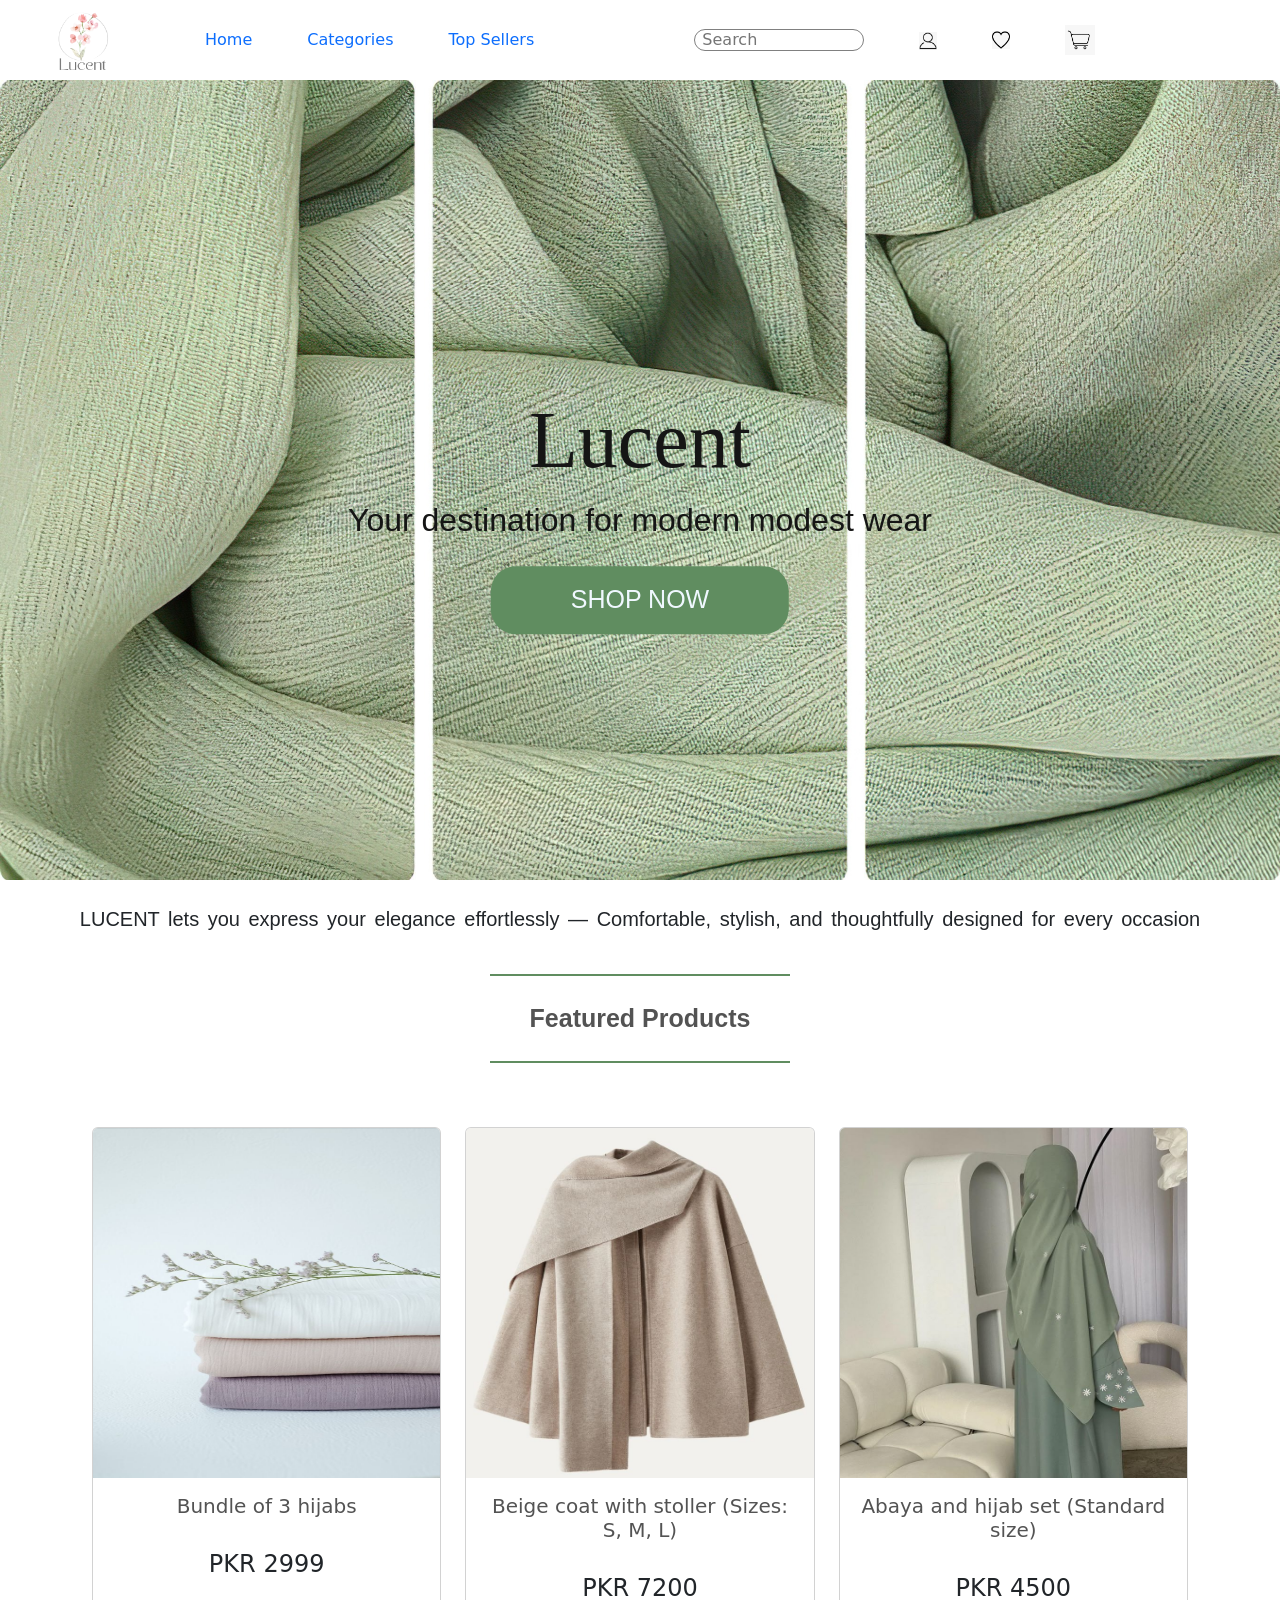
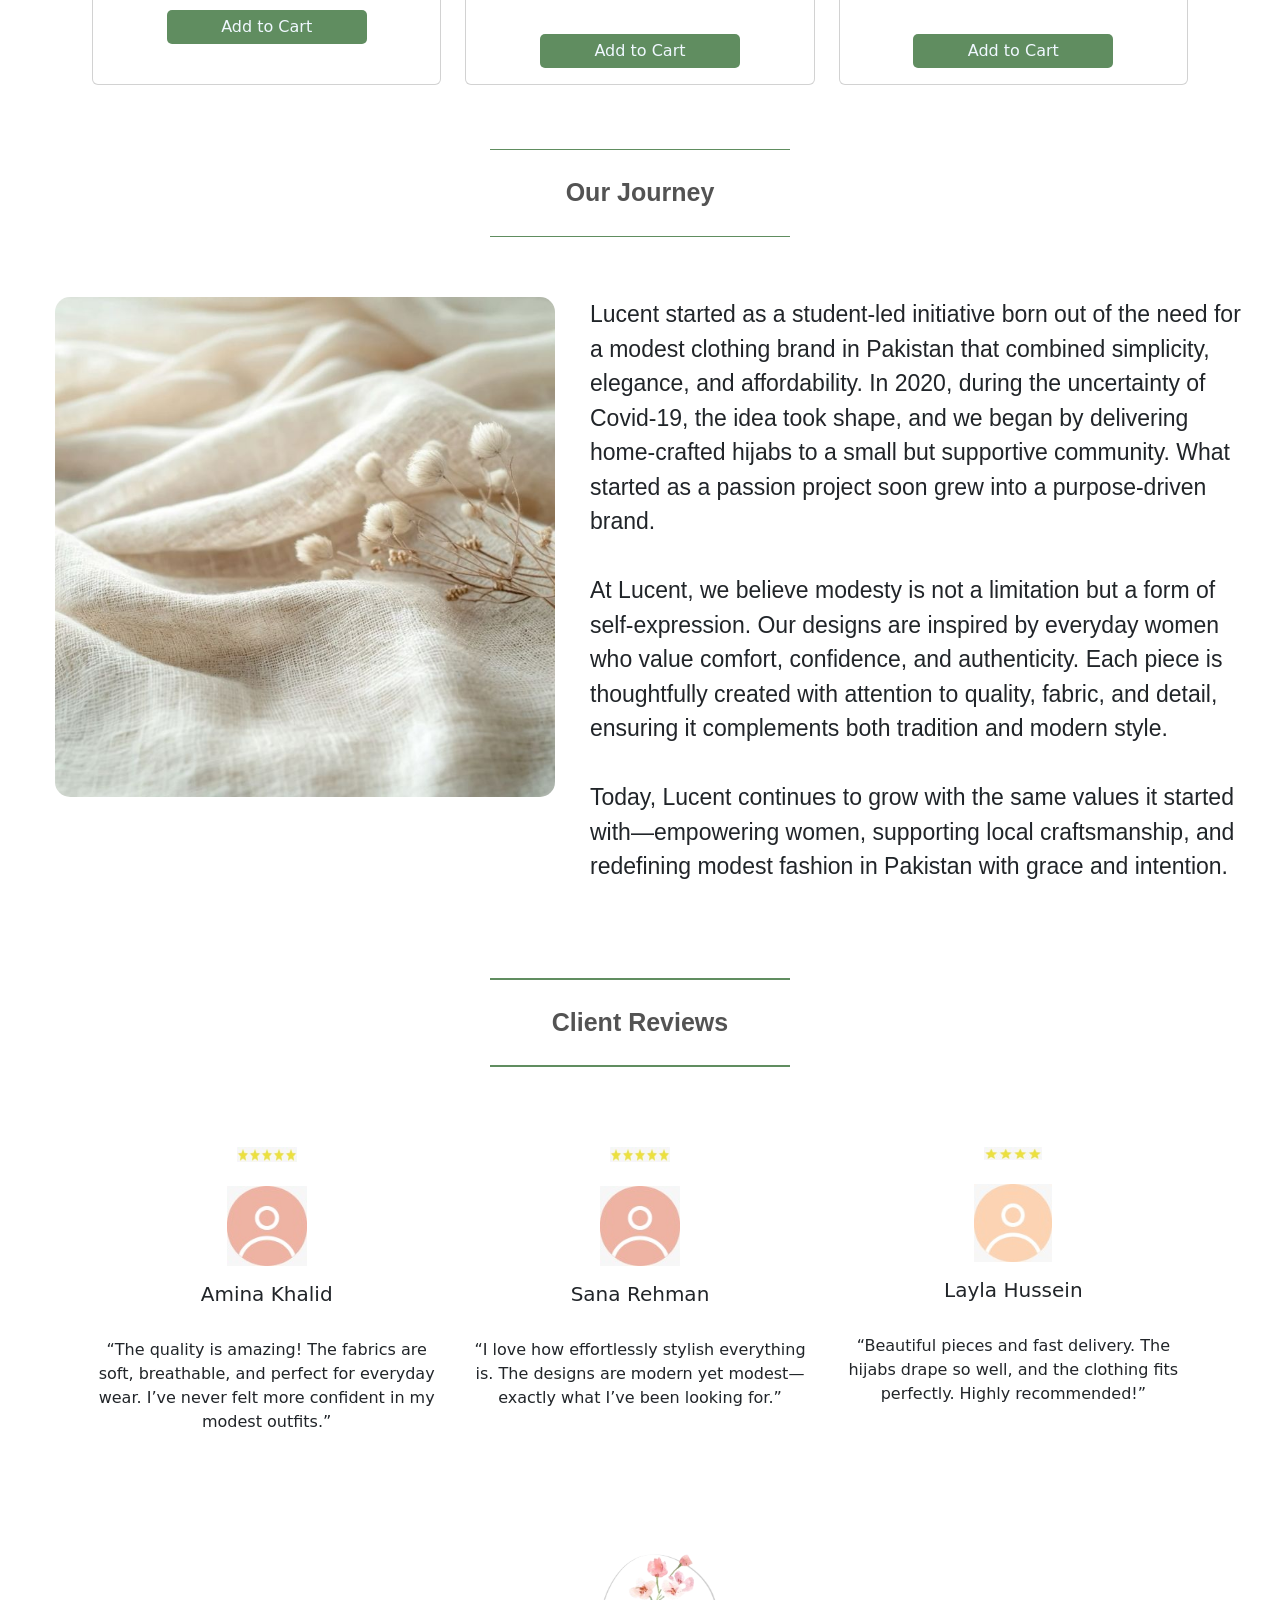
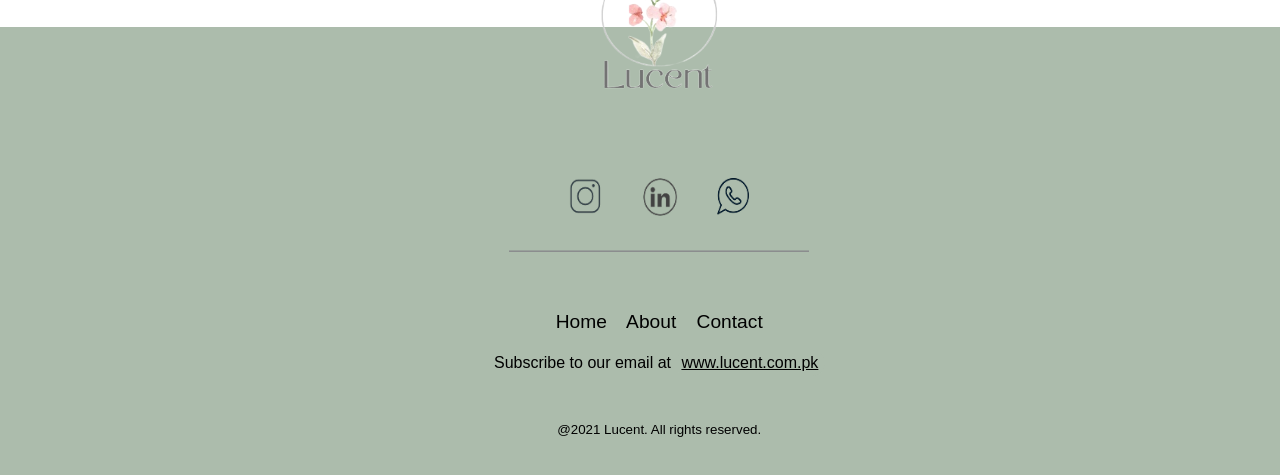
<file: index.html>
<!DOCTYPE html>
<html>

    <head>
        <meta name="viewport" content="width=device-width, initial-scale=1">
        <title>Lucent | Home</title>
        <link rel="stylesheet" href="css/index.css">
        <link rel="stylesheet" href="https://cdn.jsdelivr.net/npm/bootstrap@5.3.2/dist/css/bootstrap.min.css">
    </head>

    <header>
        <div class="header" >
            <img src="img/logo.jpeg" alt="logo" width="150" height="150">
            <div class="items"><a href="index.html">Home</a></div>
            <div class="items"><a href="categories2.html">Categories</a></div>
            <div class="items"><a href="topsellers.html">Top Sellers</a></div>
            <div style="width:50px;"></div>
            <input type="text" class="search_bar" placeholder=" Search">
            <a href="login.html"><img class="logo" src="img/account.jpeg" alt="account icon" width="18" height="18"></a>
            <img class="logo" src="img/favorites.jpeg" alt="favourites" width="18" height="18">
            <a href="cartpage.html"><img class="logo" src="img/cart.jpeg" alt="cart icon" width="30" height="30"></a>
        </div>
    </header>

    <body style="padding-top: 80px;">
        <div class="index_img">
            <img src="img/index.jpeg" alt="home page picture" width="100%" height="800">
            <div class="centered">Lucent</div>
            <div class="tagline">Your destination for modern modest wear</div>
            <button class="shop_now">SHOP NOW</button>
        </div>

        <br>
        <p class="p">LUCENT lets you express your elegance effortlessly — Comfortable, stylish, and thoughtfully designed for every occasion</p>
        <br>

        <div class="heading">
            <div class="line"></div><br>
            <p class="heading-text"><b>Featured Products</b></p><br>
            <div class="line"></div>
        </div>

        <div class="row row-cols-md-3 g-4" style="margin: 20px; height: 550px; padding: 60px; padding-top: 20px;">
          <div class="col">
            <div class="card h-100">
                <img src="img/hijab-bundle.jpeg" class="card-img-top" alt="img1" height="350px">
                <div class="card-body text-center">
                    <h5 class="card-title" style="text-align: center; color: rgb(83, 83, 83);">Bundle of 3 hijabs</h5><br>
                    <h4 class="card-text" style="text-align: center;">PKR 2999</h4><br>
                    <a href="cartpage.html">
                        <button class="button" >Add to Cart</button>
                    </a>
                </div>
            </div>
          </div>
          <div class="col">
            <div class="card h-100">
                <img src="img/coat.jpeg" class="card-img-top" alt="img2" height="350px">
                <div class="card-body text-center">
                    <h5 class="card-title" style="text-align: center; color: rgb(83, 83, 83);">Beige coat with stoller (Sizes: S, M, L)</h5><br>
                    <h4 class="card-text" style="text-align: center;">PKR 7200</h4><br>
                    <a href="cartpage.html">
                        <button class="button" >Add to Cart</button>
                    </a>
                </div>
            </div>
          </div>
          <div class="col">
            <div class="card h-100">
                <img src="img/abaya&hijab.jpeg" class="card-img-top" alt="img2" height="350px">
                <div class="card-body text-center">
                    <h5 class="card-title" style="text-align: center; color: rgb(83, 83, 83);">Abaya and hijab set (Standard size)</h5><br>
                    <h4 class="card-text" style="text-align: center;">PKR 4500</h4><br>
                    <a href="cartpage.html">
                        <button class="button" >Add to Cart</button>
                    </a>
                </div>
            </div>
          </div>
        </div>
        <br><br><br><br>

        <div class="heading">
            <div class="line"></div><br>
            <p class="heading-text"><b>Our Journey</b></p><br>
            <div class="line"></div>
        </div>

        <div class="journey">
            <img style="border-radius: 15px; margin-left: 30px;" src="img/about-us.jpeg" alt="img4" width="700px" height="500px">
            <div style="text-align: left; font-family: Arial, Helvetica, sans-serif; font-size: 23px; padding-left: 35px;">Lucent started as a student-led initiative born out of the need for a modest clothing brand in Pakistan that combined simplicity, elegance, and affordability. In 2020, during the uncertainty of Covid-19, the idea took shape, and we began by delivering home-crafted hijabs to a small but supportive community. What started as a passion project soon grew into a purpose-driven brand.
<br><br>At Lucent, we believe modesty is not a limitation but a form of self-expression. Our designs are inspired by everyday women who value comfort, confidence, and authenticity. Each piece is thoughtfully created with attention to quality, fabric, and detail, ensuring it complements both tradition and modern style.
<br><br>Today, Lucent continues to grow with the same values it started with—empowering women, supporting local craftsmanship, and redefining modest fashion in Pakistan with grace and intention.<br><br></div>
        </div>

        <div class="heading">
            <div class="line"></div><br>
            <p class="heading-text"><b>Client Reviews</b></p><br>
            <div class="line"></div>
        </div>

        <div style="padding: 60px; padding-left: 60px; padding-right: 60px; margin: 20px;" class="card-group text-center">
            <div style="align-items: center; border: none; border-right: 1px; height: 400px;" class="card">
                <img src="img/5-stars.jpeg" alt="5 stars" width= "60px" height="15px"><br>
                <img src="img/profile1.jpeg" alt="generic avatar" width="80px" height="80px">
                <div class="card-body">
                    <h5 class="card-title">Amina Khalid</h5><br>
                    <p class="card-text">“The quality is amazing! The fabrics are soft, breathable, and perfect for everyday wear. I’ve never felt more confident in my modest outfits.”</p>
                </div>
            </div>
            <div style="align-items: center; border: none; border-right: 1px; height: 400px;" class="card">
                <img src="img/5-stars.jpeg" alt="5 stars" width= "60px" height="15px"><br>
                <img src="img/profile2.jpeg" alt="generic avatar" width="80px" height="80px">
                <div class="card-body">
                    <h5 class="card-title">Sana Rehman</h5><br>
                    <p class="card-text">“I love how effortlessly stylish everything is. The designs are modern yet modest—exactly what I’ve been looking for.”</p>
                </div>
            </div>
            <div style="align-items: center; border: none; border-right: 1px; height: 400px;" class="card">
                <img src="img/4-stars.jpeg" alt="4 stars" width= "58px" height="13px"><br>
                <img src="img/profile3.jpeg" alt="generic avatar" width="78px" height="78px">
                <div class="card-body">
                    <h5 class="card-title">Layla Hussein</h5><br>
                    <p class="card-text">“Beautiful pieces and fast delivery. The hijabs drape so well, and the clothing fits perfectly. Highly recommended!”</p>
                </div>
            </div>
        </div>

        <div class="footer">
            <img class="footer-logo" src="img/logo.jpeg" alt="footer logo" width="350" height="350"><br><br>
            <img class="footer-icons" src="img/icons.png" alt="social media icons" width="180px" height="60">
            <img class="footer-line" src="img/horizontal-line.jpeg" width="300">
            <div style="font-size: larger; word-spacing: 15px;" class="footer-items">Home About Contact</div>
            <div style="top: 75%;" class="footer-items">Subscribe to our email at <button style="text-decoration: underline; border: none; background-color:rgb(172, 188, 172); border-radius: 12px;"> www.lucent.com.pk</button></div>
            <div style="top: 90%; font-size: smaller;" class="footer-items">@2021 Lucent. All rights reserved.</div>
        </div>

    </body>

</html>
</file>
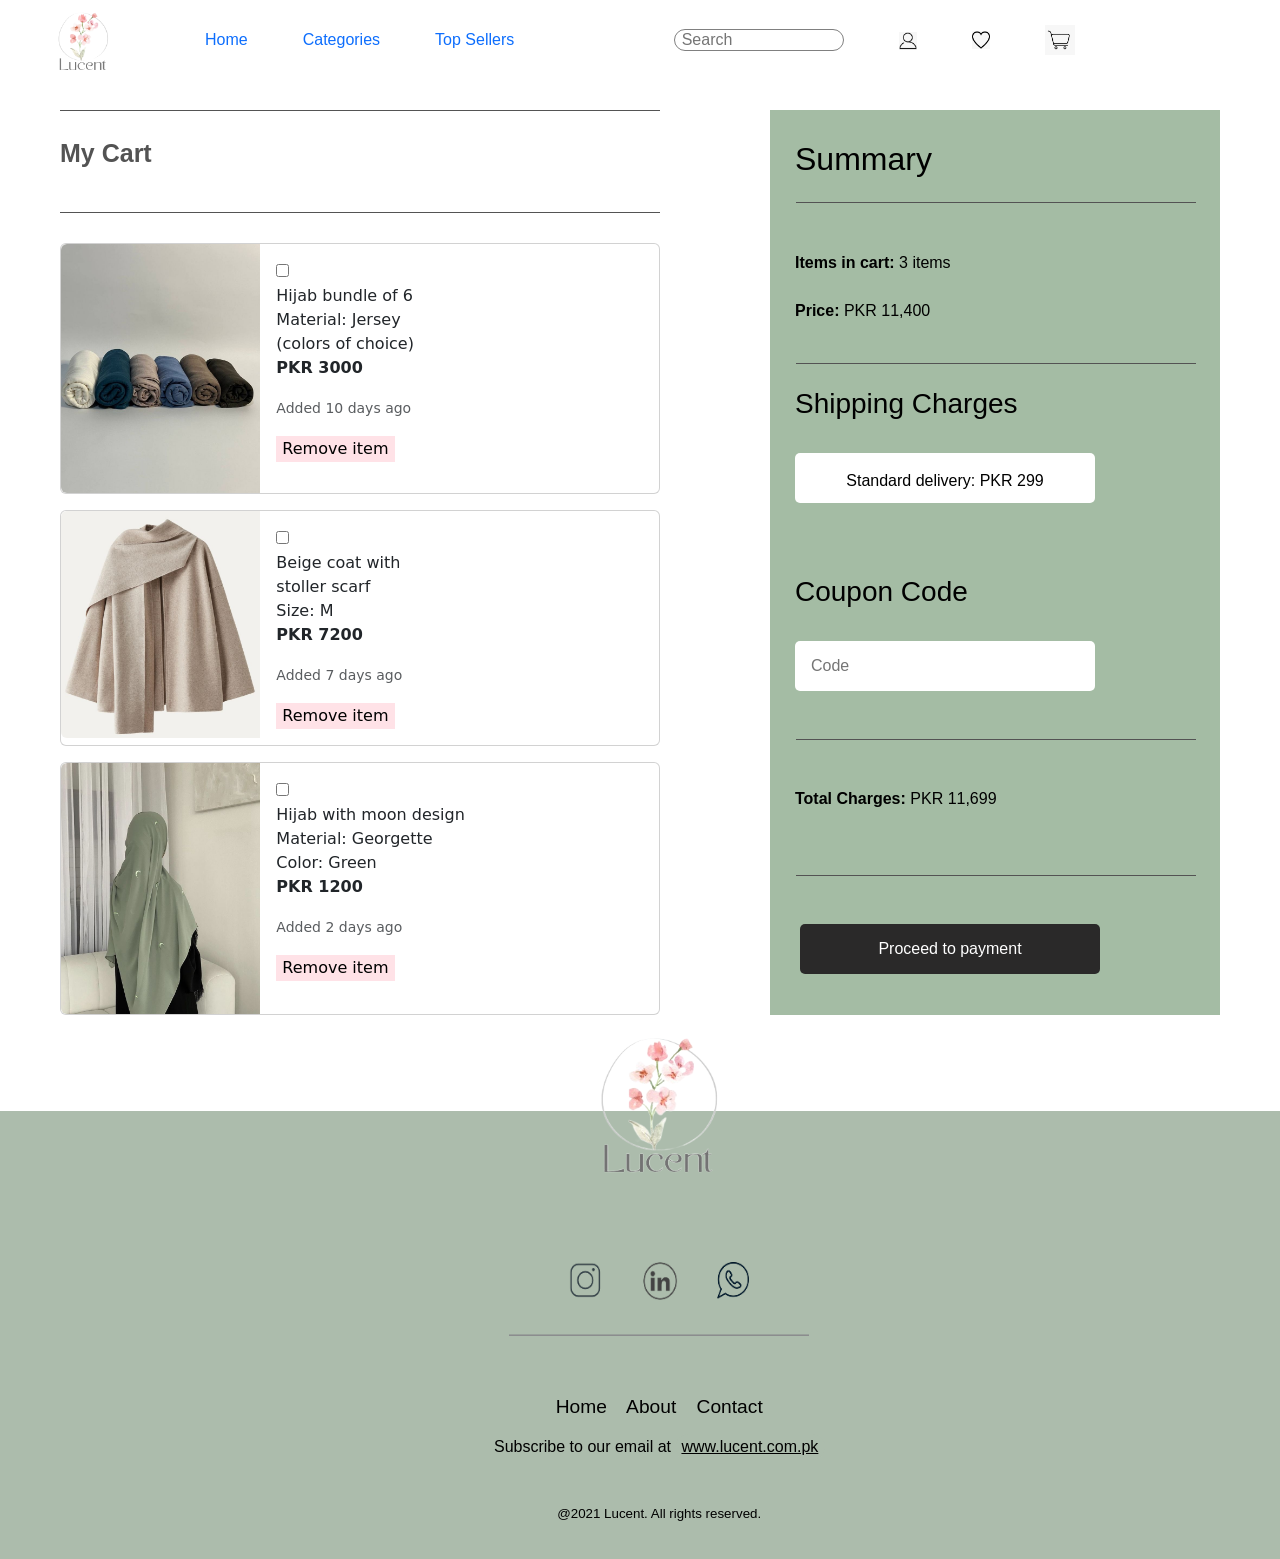
<file: cartpage.html>
<!DOCTYPE html>
<html>

  <head>
    <title>LUCENT | Cart</title>
    <link rel="stylesheet" href="css/cartpage.css">
    <link rel="stylesheet" href="https://cdn.jsdelivr.net/npm/bootstrap@5.3.2/dist/css/bootstrap.min.css">
  </head>

  <header>
    <div class="header" >
      <img src="img/logo.jpeg" alt="logo" width="150" height="150">
      <div class="items"><a href="index.html">Home</a></div>
      <div class="items"><a href="categories2.html">Categories</a></div>
      <div class="items"><a href="topsellers.html">Top Sellers</a></div>
      <div style="width:50px;"></div>
      <input type="text" class="search_bar" placeholder=" Search">
      <a href="login.html"><img class="logo" src="img/account.jpeg" alt="account icon" width="18" height="18"></a>
      <img class="logo" src="img/favorites.jpeg" alt="favourites" width="18" height="18">
      <a href="cartpage.html"><img class="logo" src="img/cart.jpeg" alt="cart icon" width="30" height="30"></a>
    </div>
  </header>


  <body style="padding-top: 80px;">
  
    <div class="cart">
      <div class="products">
        <div class="heading">
            <div class="line"></div><br>
            <p class="heading-text"><b>My Cart</b></p><br>
            <div class="line"></div>
        </div>
        <div class="card mb-3" style="width: 600px; margin-left: 60px; padding: auto;">
          <div class="row g-0">
            <div class="col-md-4">
                <img src="img/Hijab Bundle 2.jpg" class="img-fluid rounded-start" alt="item1">
            </div>
            <div class="col-md-8">
              <div class="card-body">
                <input type="checkbox" style="background-color: gray; color: aliceblue;"><br>
                <p class="card-text">Hijab bundle of  6<br>Material: Jersey<br>(colors of choice)<br><b>PKR 3000</b></p>
                <p class="card-text"><small class="text-body-secondary">Added 10 days ago</small></p>
                <button class="remove">Remove item</button>
              </div>
            </div>
          </div>
        </div>
        <div class="card mb-3" style="width: 600px; margin-left: 60px; padding: auto;">
          <div class="row g-0">
            <div class="col-md-4">
                <img src="img/coat.jpeg" class="img-fluid rounded-start" alt="item2">
            </div>
            <div class="col-md-8">
              <div class="card-body">
                <input type="checkbox"><br>
                <p class="card-text">Beige coat with<br>stoller scarf<br>Size: M<br><b>PKR 7200</b></p>
                <p class="card-text"><small class="text-body-secondary">Added 7 days ago</small></p>
                <button class="remove">Remove item</button>
              </div>
            </div>
          </div>
        </div>
        <div class="card mb-3" style="width: 600px; margin-left: 60px; padding: auto;">
          <div class="row g-0">
            <div class="col-md-4">
              <img src="img/moon hijab.jpg" class="img-fluid rounded-start" alt="item3">
            </div>
            <div class="col-md-8">
              <div class="card-body">
                <input type="checkbox"><br>
                <p class="card-text">Hijab with moon design<br>Material: Georgette<br>Color: Green<br><b>PKR 1200</b></p>
                <p class="card-text"><small class="text-body-secondary">Added 2 days ago</small></p>
                <button class="remove">Remove item</button>
              </div>
            </div>
          </div>
        </div>
      </div>

      <div  class="summary">
      <div class="card-body">
        <h2 class="card-title">Summary</h2><br>
        <div class="line" style="width: 400px; margin-left: 1px;"></div><br>
        <br>
        <p class="card-text"><b>Items in cart:</b> 3 items<br><br><b>Price:</b> PKR 11,400</p><br>
        <div class="line" style="width: 400px; margin-left: 1px;"></div><br>
        <h3>Shipping Charges</h3><br>
        <div class="dropdown">
          <button class="dropbtn">Standard delivery:  PKR 299</button><br>
          <div class="dropdown-content">
            <a href="#">Fast delivery:  PKR 450</a>
          </div>
        </div><br><br><br>
        <h3>Coupon Code</h3><br>
        <input type="text" placeholder="Code" class="coupon"><br><br><br>
        <div class="line" style="width: 400px; margin-left: 1px;"></div><br><br>
          <p class="card-text"><b>Total Charges: </b>PKR 11,699<br><br><br></p>
          <div class="line" style="width: 400px; margin-left: 1px;"></div><br><br>
            <a href="checkout.html">
              <button class="button" >Proceed to payment</button>
            </a>
          </div>
        </div>
    </div>

  </body>

  <footer>
    <div class="footer">
      <img class="footer-logo" src="img/logo.jpeg" alt="footer logo" width="350" height="350"><br><br>
      <img class="footer-icons" src="img/icons.png" alt="social media icons" width="180px" height="60">
      <img class="footer-line" src="img/horizontal-line.jpeg" width="300">
      <div style="font-size: larger; word-spacing: 15px;" class="footer-items">Home About Contact</div>
      <div style="top: 75%;" class="footer-items">Subscribe to our email at <button style="text-decoration: underline; border: none; background-color:rgb(172, 188, 172); border-radius: 12px;"> www.lucent.com.pk</button></div>
      <div style="top: 90%; font-size: smaller;" class="footer-items">@2021 Lucent. All rights reserved.</div>
    </div>
  </footer>

</html>
</file>
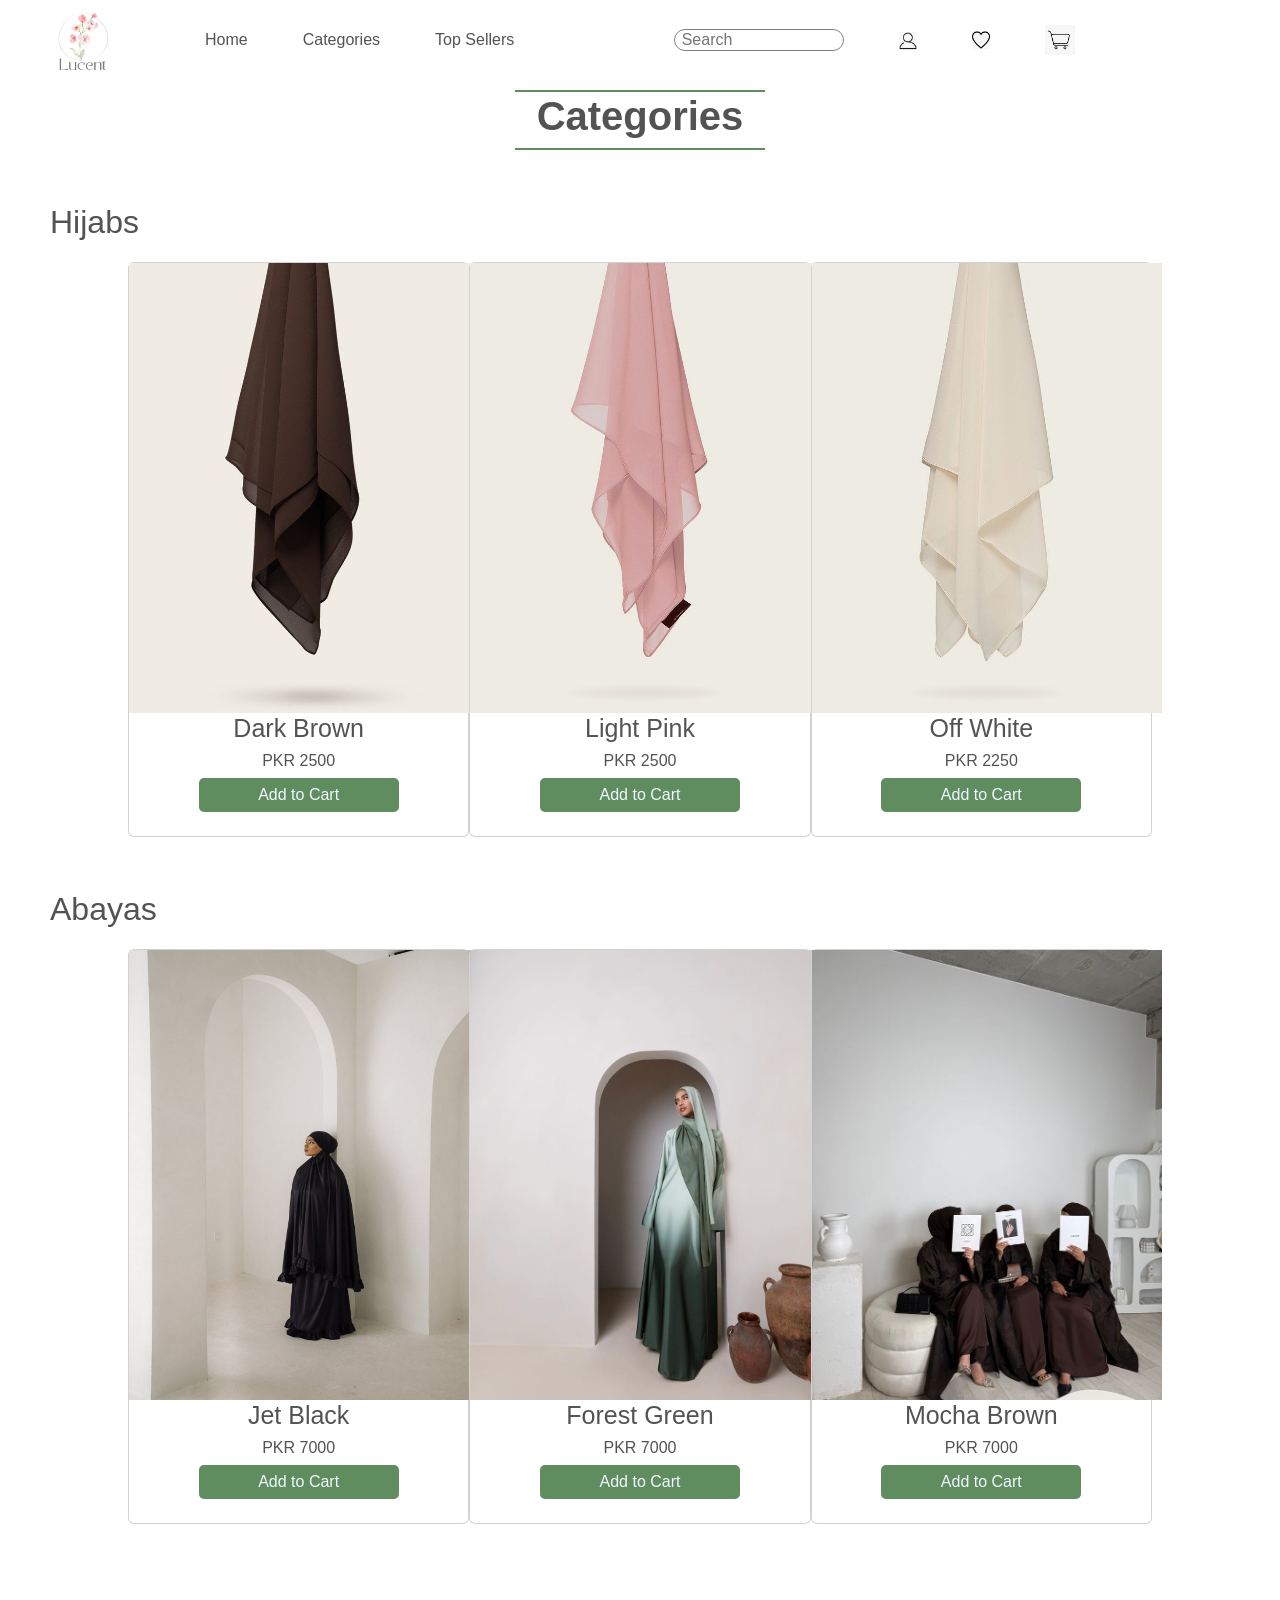
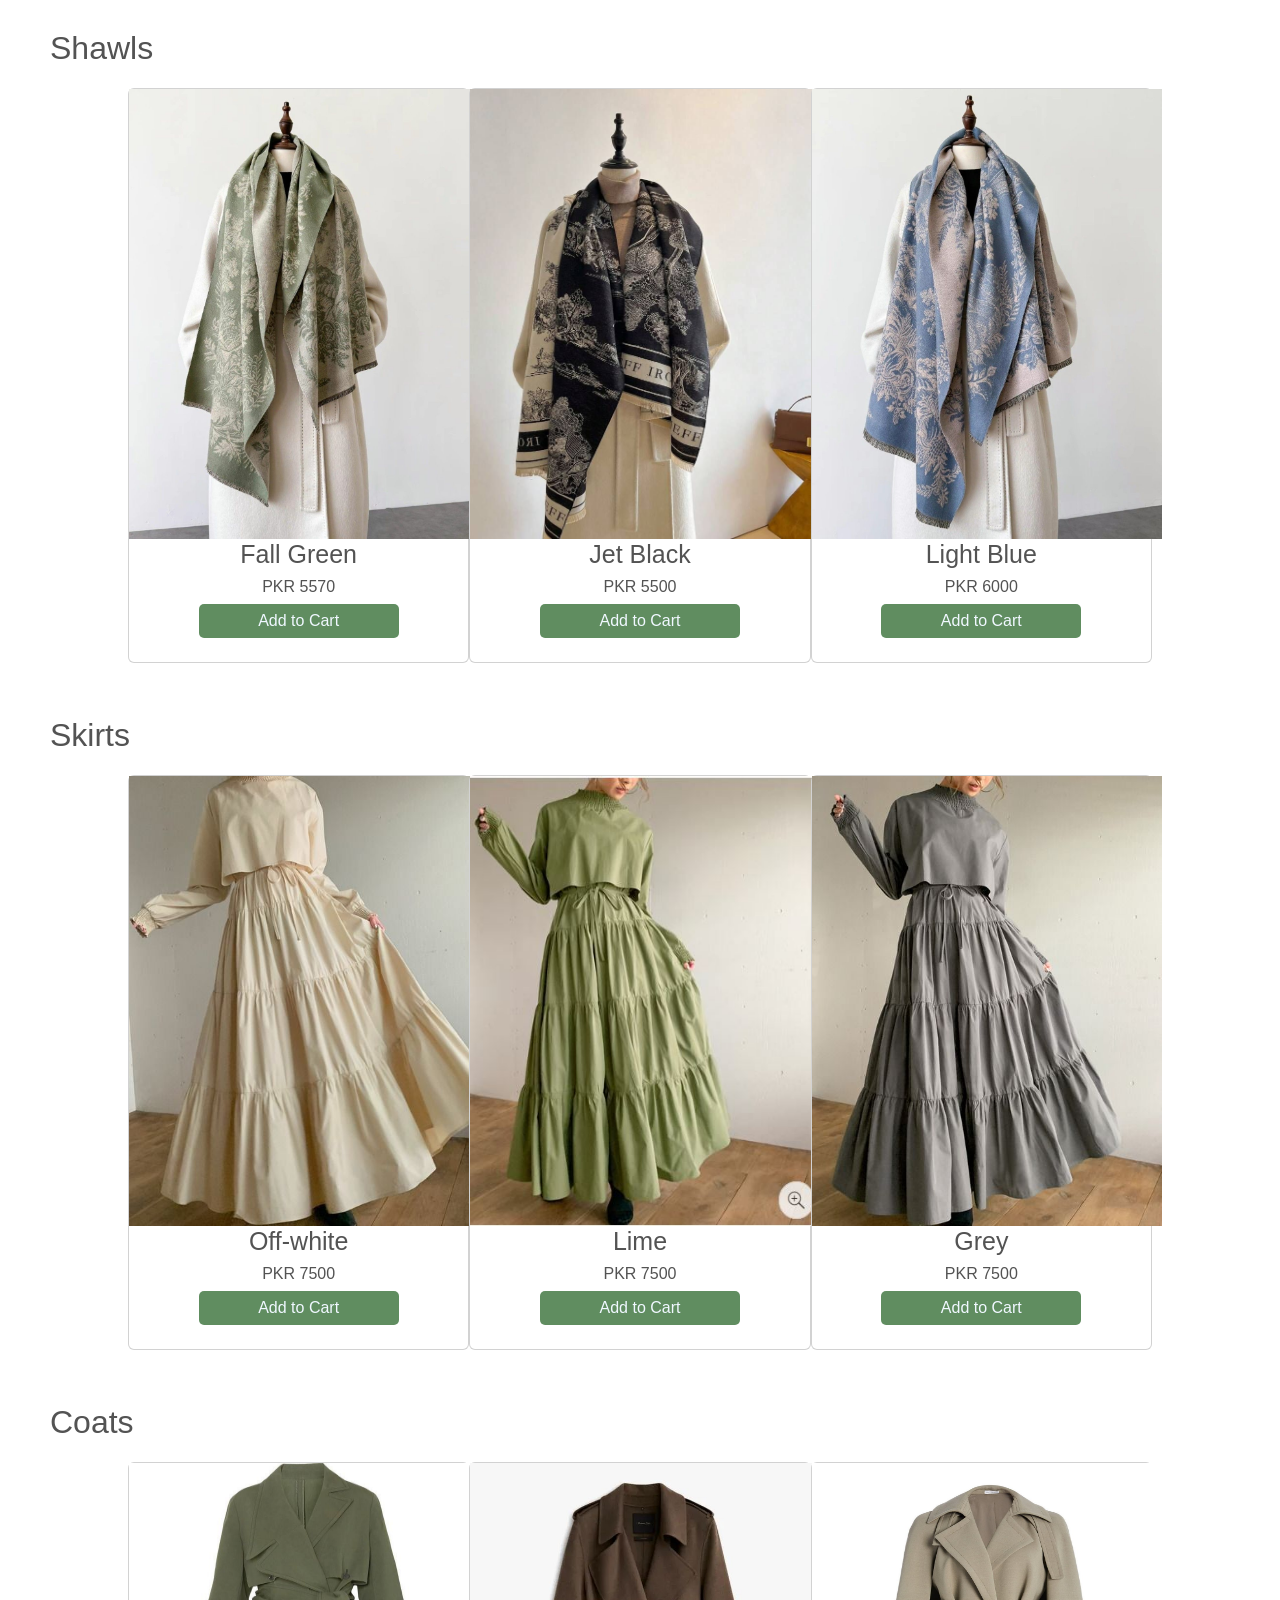
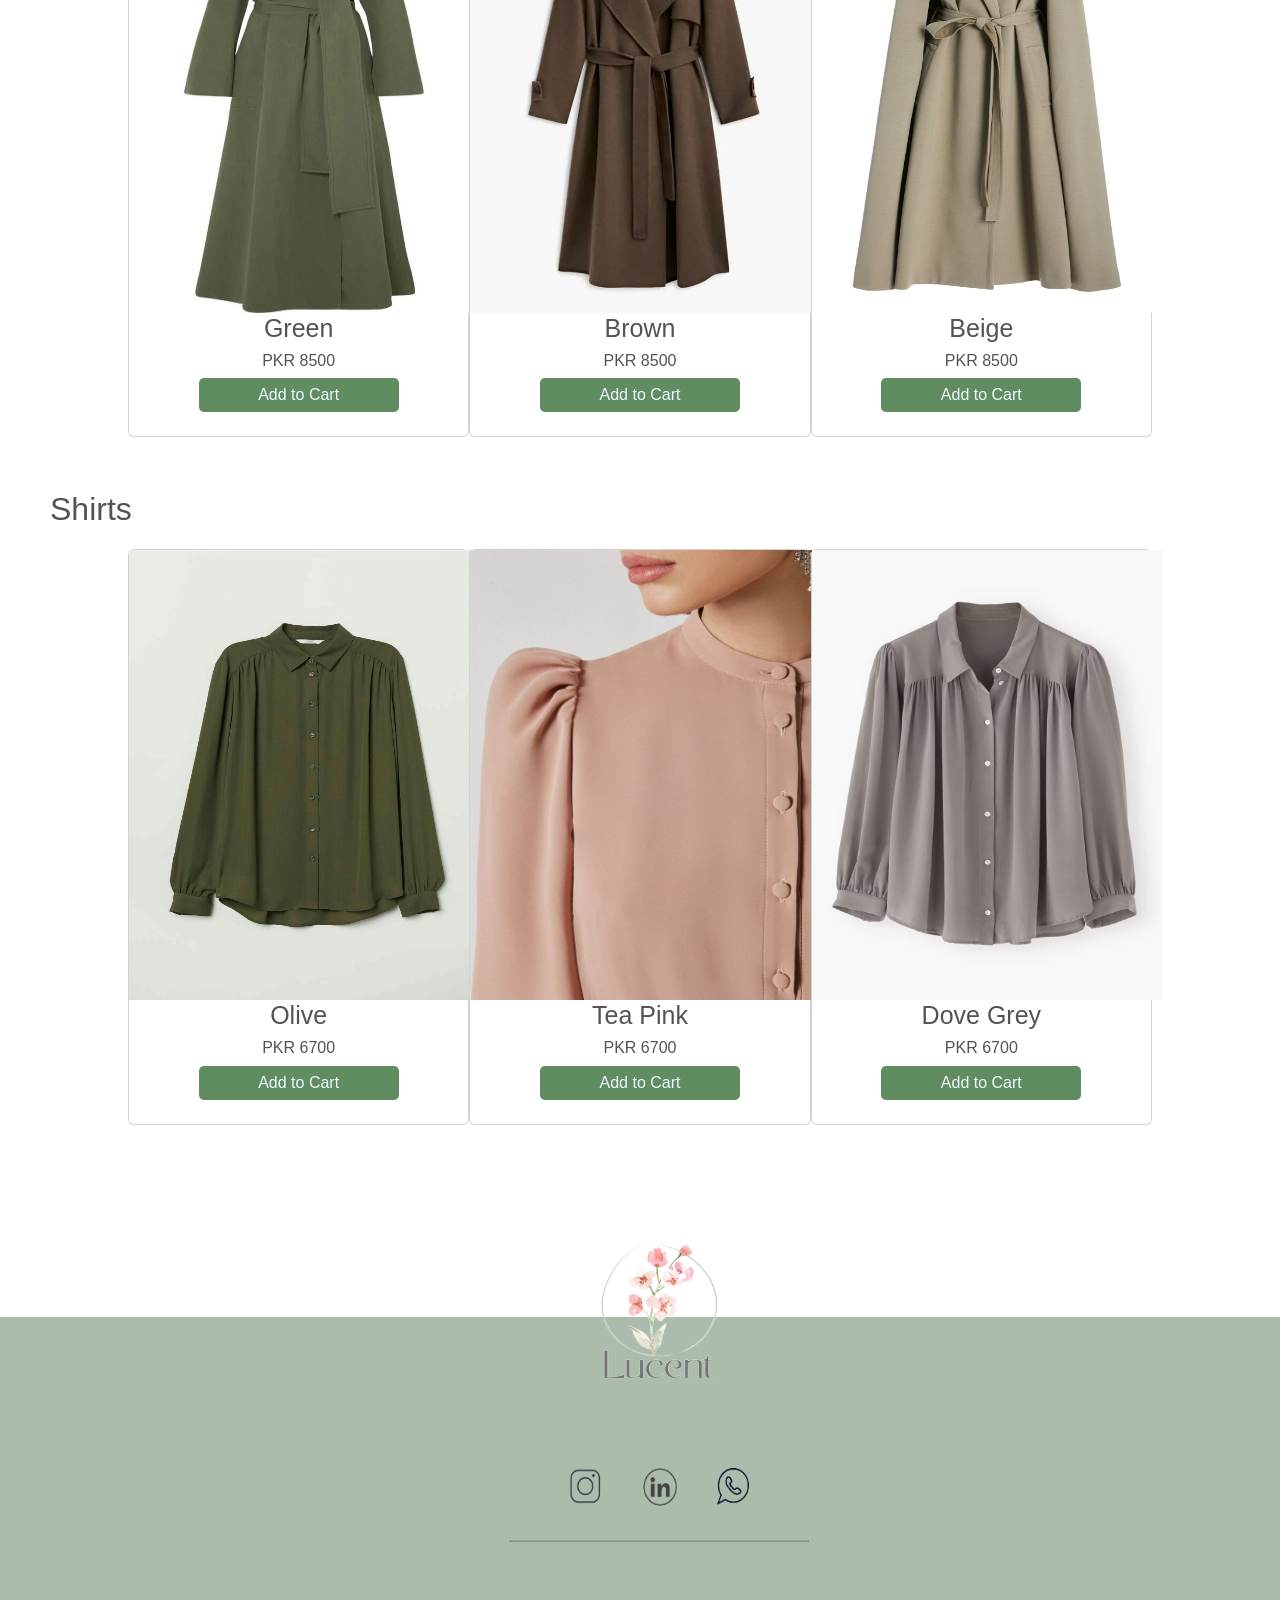
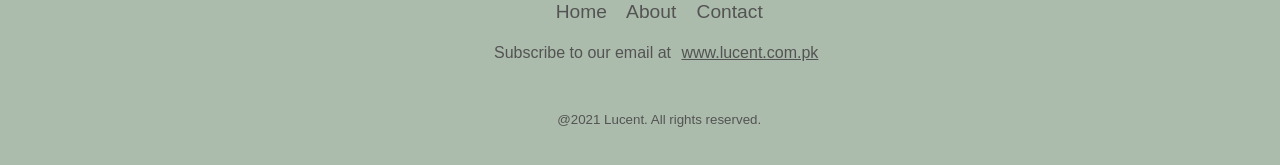
<file: categories2.html>
<!DOCTYPE html>
<html>

    <head>
        <meta name="viewport" content="width=device-width, initial-scale=1">
        <title> 
            LUCENT | Categories
        </title>
        <link rel="stylesheet" href="https://cdn.jsdelivr.net/npm/bootstrap@5.3.2/dist/css/bootstrap.min.css">
        <link rel="stylesheet" href="css/categories2.css">
    </head>

    <header>
        <div class="header" >
            <img src="img/logo.jpeg" alt="logo" width="150" height="150">
            <div class="items"><a href="index.html">Home</a></div>
            <div class="items"><a href="categories2.html">Categories</a></div>
            <div class="items"><a href="topsellers.html">Top Sellers</a></div>
            <div style="width:50px;"></div>
            <input type="text" class="search_bar" placeholder=" Search">
            <a href="login.html"><img class="logo" src="img/account.jpeg" alt="account icon" width="18" height="18"></a>
            <img class="logo" src="img/favorites.jpeg" alt="favourites" width="18" height="18">
            <a href="cartpage.html"><img class="logo" src="img/cart.jpeg" alt="cart icon" width="30" height="30"></a>
        </div>
    </header>
    <body>
        <div class="line"></div>
        <h1><b>Categories</b></h1>  
        <div class="line"></div> 
        <br><br>
        <p class="heading">Hijabs</p> 

        <div class="r1">
            <div class="card">
                <img src="img/product_6.jpeg" height="450px" width="350px">
                <div class="describtion">
                    <h5>Dark Brown</h5>
                    <h6>PKR 2500</h6>
                    <a href="cartpage.html">
                        <button class="button" >Add to Cart</button>
                    </a>
                </div>
            </div>
            <div class="card">
                <img src="img/hijab pink.jpg" height="450px" width="350px">
                <div class="describtion">
                    <h5>Light Pink</h5>
                    <h6>PKR 2500</h6>
                    <a href="cartpage.html">
                        <button class="button" >Add to Cart</button>
                    </a>
                </div>
            </div>
            <div class="card">
                <img src="img/hijab white.jpg" height="450px" width="350px">
                <div class="describtion">
                    <h5>Off White</h5>
                    <h6>PKR 2250</h6>
                    <a href="cartpage.html">
                        <button class="button" >Add to Cart</button>
                    </a><br><br>
                </div>
            </div>
        </div>
        <br><br>

        <p class="heading">Abayas</p>
        <div class="r2">
            <div class="card">
                <img src="img/abaya brown.jpg" height="450px" width="350px">
                <div class="describtion">
                    <h5>Jet Black</h5>
                    <h6>PKR 7000</h6>
                    <a href="cartpage.html">
                        <button class="button" >Add to Cart</button>
                    </a><br><br>
                </div>
            </div>
            <div class="card">
                <img src="img/abaya green.jpg" height="450px" width="350px">
                <div class="describtion">
                    <h5>Forest Green</h5>
                    <h6>PKR 7000</h6>
                    <a href="cartpage.html">
                        <button class="button" >Add to Cart</button>
                    </a><br><br>
                </div>
            </div>
            <div class="card">
                <img src="img/abaya black.jpg" height="450px" width="350px">
                <div class="describtion">
                    <h5>Mocha Brown</h5>
                    <h6>PKR 7000</h6>
                    <a href="cartpage.html">
                        <button class="button" >Add to Cart</button>
                    </a>
                </div>
            </div>
        </div>

        <p class="heading">Shawls</p>
        <div class="r3">
            <div class="card">
                <img src="img/green.jpg" height="450px" width="350px">
                <div class="describtion">
                    <h5>Fall Green</h5>
                    <h6>PKR 5570</h6>
                    <a href="cartpage.html">
                        <button class="button" >Add to Cart</button>
                    </a>
                </div>
            </div>
            <div class="card">
                <img src="img/shawl black.jpg" height="450px" width="350px">
                <div class="describtion">
                    <h5>Jet Black </h5>
                    <h6>PKR 5500</h6>
                    <a href="cartpage.html">
                        <button class="button" >Add to Cart</button>
                    </a>
                </div>
            </div>
            <div class="card">
                <img src="img/florals.jpg" height="450px" width="350px">
                <div class="describtion">
                    <h5>Light Blue</h5>
                    <h6>PKR 6000</h6>
                    <a href="cartpage.html">
                        <button class="button" >Add to Cart</button>
                    </a><br><br>
                </div>
            </div>
        </div>

        <br><br>
        <p class="heading">Skirts</p>
        <div class="r4">
            <div class="card">
                <img src="img/maroon.jpg" height="450px" width="350px">
                <div class="describtion">
                    <h5>Off-white</h5>
                    <h6>PKR 7500</h6>
                    <a href="cartpage.html">
                        <button class="button" >Add to Cart</button>
                    </a>
                </div>
            </div>
            <div class="card">
                <img src="img/skirt black.jpg" height="450px" width="350px">
                <div class="describtion">
                    <h5>Lime</h5>
                    <h6>PKR 7500</h6>
                    <a href="cartpage.html">
                        <button class="button" >Add to Cart</button>
                    </a>
                </div>
            </div>
            <div class="card">
                <img src="img/grey.jpg" height="450px" width="350px">
                <div class="describtion">
                    <h5>Grey</h5>
                    <h6>PKR 7500</h6>
                    <a href="cartpage.html">
                        <button class="button" >Add to Cart</button>
                    </a><br><br>
                </div>
            </div>
        </div>

        <br><br>
        <p class="heading">Coats</p>
        <div class="r5">
            <div class="card">
                <img src="img/cblack.jpg" height="450px" width="350px">
                <div class="describtion">
                    <h5>Green</h5>
                    <h6>PKR 8500</h6>
                    <a href="cartpage.html">
                        <button class="button" >Add to Cart</button>
                    </a>
                </div>
            </div>
            <div class="card">
                <img src="img/cbrown.jpg" height="450px" width="350px">
                <div class="describtion">
                    <h5>Brown</h5>
                    <h6>PKR 8500</h6>
                    <a href="cartpage.html">
                        <button class="button" >Add to Cart</button>
                    </a>
                </div>
            </div>
            <div class="card">
                <img src="img/cgrey.jpg" height="450px" width="350px">
                <div class="describtion">
                    <h5>Beige</h5>
                    <h6>PKR 8500</h6>
                    <a href="cartpage.html">
                        <button class="button" >Add to Cart</button>
                    </a><br><br>
                </div>
            </div>
        </div>

        <br><br>
        <p class="heading">Shirts</p>
        <div class="r6">
            <div class="card">
                <img src="img/corset beige.jpg" height="450px" width="350px">
                <div class="describtion">
                    <h5>Olive</h5>
                    <h6>PKR 6700</h6>
                    <a href="cartpage.html">
                        <button class="button" >Add to Cart</button>
                    </a>
                </div>
            </div>
            <div class="card">
                <img src="img/corset white.jpg" height="450px" width="350px">
                <div class="describtion">
                    <h5>Tea Pink</h5>
                    <h6>PKR 6700</h6>
                    <a href="cartpage.html">
                        <button class="button" >Add to Cart</button>
                    </a>
                </div>
            </div>
            <div class="card">
                <img src="img/corset brown.jpg" height="450px" width="350px">
                <div class="describtion">
                    <h5>Dove Grey</h5>
                    <h6>PKR 6700</h6>
                    <a href="cartpage.html">
                        <button class="button" >Add to Cart</button>
                    </a><br><br>
                </div>
            </div>
        </div><br><br><br><br><br><br><br><br>

    </body>

    <div class="footer">
        <img class="footer-logo" src="img/logo.jpeg" alt="footer logo" width="350" height="350"><br><br>
        <img class="footer-icons" src="img/icons.png" alt="social media icons" width="180px" height="60">
        <img class="footer-line" src="img/horizontal-line.jpeg" width="300">
        <div style="font-size: larger; word-spacing: 15px;" class="footer-items">Home About Contact</div>
        <div style="top: 75%;" class="footer-items">Subscribe to our email at <button style="text-decoration: underline; border: none; background-color:rgb(172, 188, 172); border-radius: 12px;"> www.lucent.com.pk</button></div>
        <div style="top: 90%; font-size: smaller;" class="footer-items">@2021 Lucent. All rights reserved.</div>
    </div>

</html>
</file>
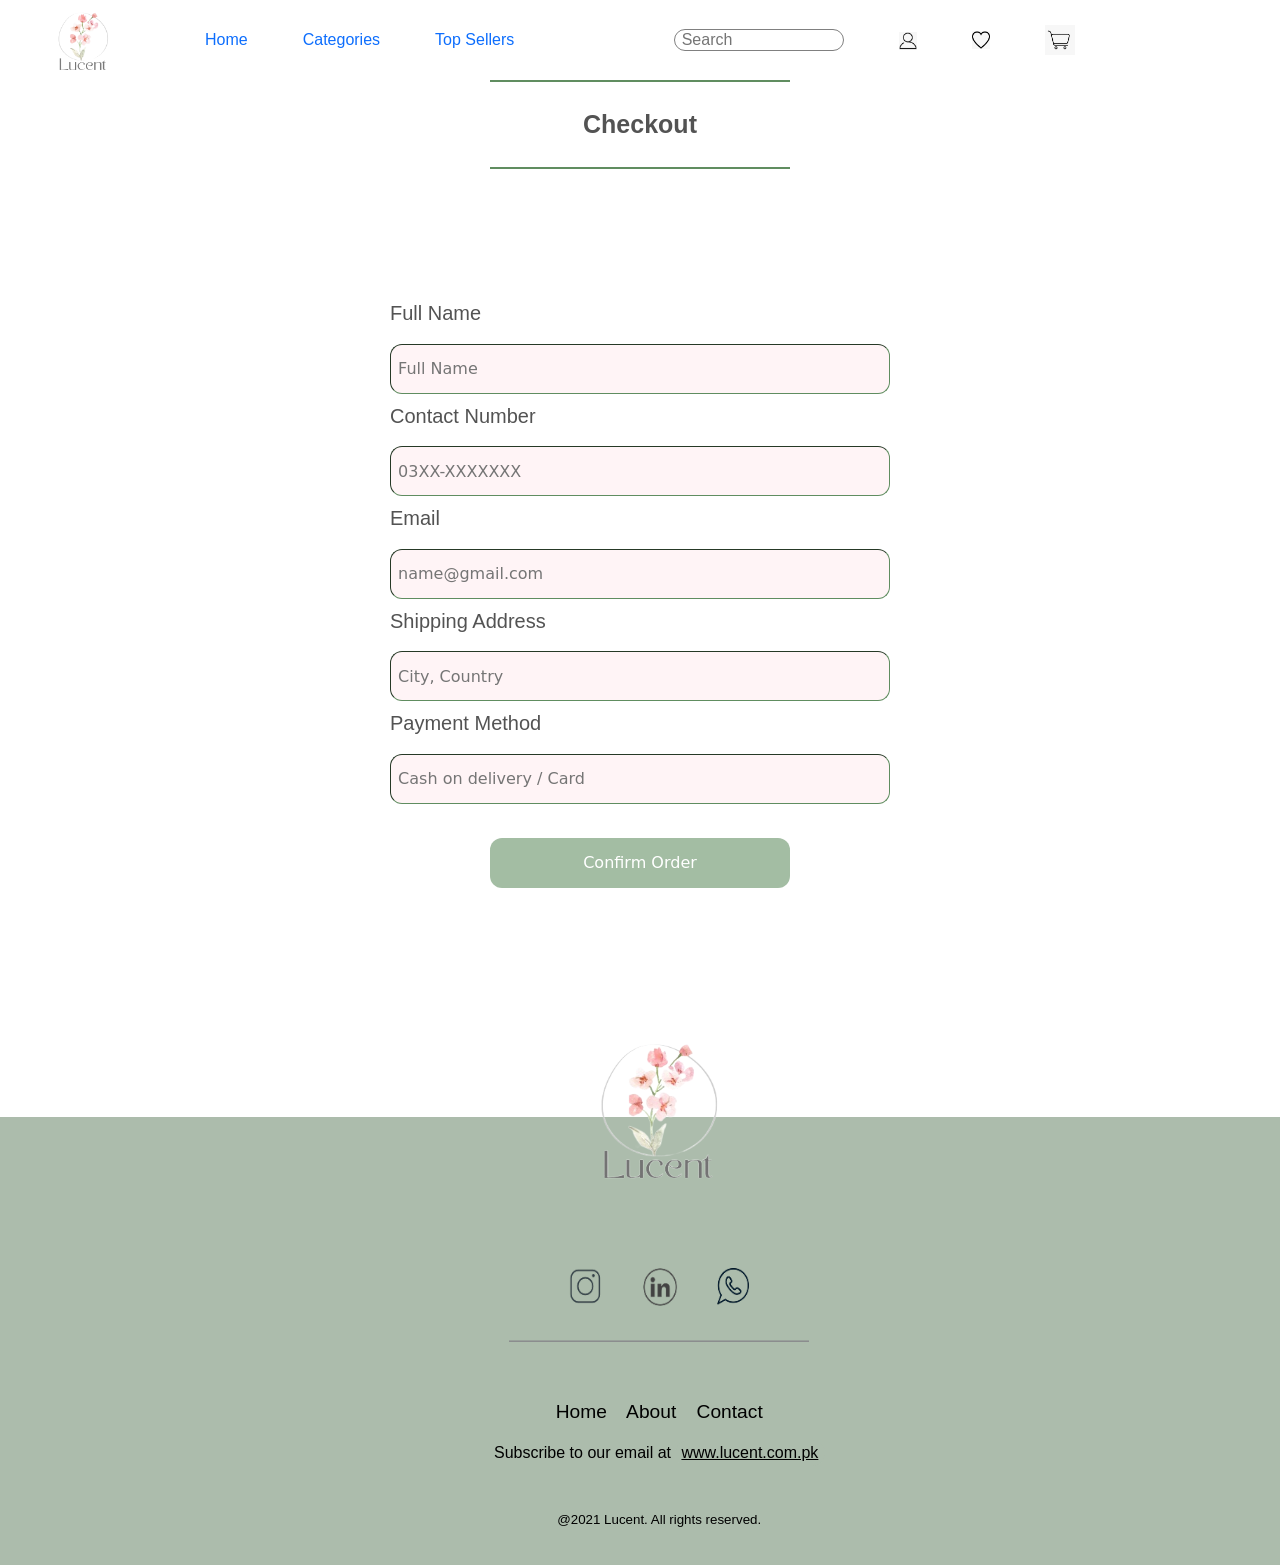
<file: checkout.html>
<!DOCTYPE html>
<html>
    <head>
        <title>LUCENT | Checkout</title>
        <link rel="stylesheet" href="css/checkout.css">
        <link rel="stylesheet" href="https://cdn.jsdelivr.net/npm/bootstrap@5.3.2/dist/css/bootstrap.min.css">
    </head>

    <header>
        <div class="header" >
            <img src="img/logo.jpeg" alt="logo" width="150" height="150">
            <div class="items"><a href="index.html">Home</a></div>
            <div class="items"><a href="categories2.html">Categories</a></div>
            <div class="items"><a href="topsellers.html">Top Sellers</a></div>
            <div style="width:50px;"></div>
            <input type="text" class="search_bar" placeholder=" Search">
            <a href="login.html"><img class="logo" src="img/account.jpeg" alt="account icon" width="18" height="18"></a>
            <img class="logo" src="img/favorites.jpeg" alt="favourites" width="18" height="18">
            <a href="cartpage.html"><img class="logo" src="img/cart.jpeg" alt="cart icon" width="30" height="30"></a>
        </div>
    </header>

    <body style="padding-top: 80px;">

        <div class="heading">
            <div class="line"></div><br>
            <p class="heading-text"><b>Checkout</b></p><br>
            <div class="line"></div>
        </div>
        <br><br>
        <div class="box">
            <div class="form-container"> 
                <h5 class="labels">Full Name</h5><br>
                <input type="text" class="input" placeholder=" Full Name"><br>
                <h5 class="labels">Contact Number</h5><br>
                <input type="text" class="input" placeholder=" 03XX-XXXXXXX"><br>
                <h5 class="labels">Email</h5><br>
                <input type="text" class="input" placeholder=" name@gmail.com"><br>
                <h5 class="labels">Shipping Address</h5><br>
                <input type="text" class="input" placeholder=" City, Country"><br>
                <h5 class="labels">Payment Method</h5><br>
                <input type="text" class="input" placeholder=" Cash on delivery / Card"><br><br>
            </div>
            <a href="index.html">
                <button class="button" >Confirm Order</button>
            </a><br><br><br><br><br><br>
        </div>

    </body>

    <footer>
            <div class="footer">
                <img class="footer-logo" src="img/logo.jpeg" alt="footer logo" width="350" height="350"><br><br>
                <img class="footer-icons" src="img/icons.png" alt="social media icons" width="180px" height="60">
                <img class="footer-line" src="img/horizontal-line.jpeg" width="300">
                <div style="font-size: larger; word-spacing: 15px;" class="footer-items">Home About Contact</div>
                <div style="top: 75%;" class="footer-items">Subscribe to our email at <button style="text-decoration: underline; border: none; background-color:rgb(172, 188, 172); border-radius: 12px;"> www.lucent.com.pk</button></div>
                <div style="top: 90%; font-size: smaller;" class="footer-items">@2021 Lucent. All rights reserved.</div>
            </div>
    </footer>

</html>
</file>
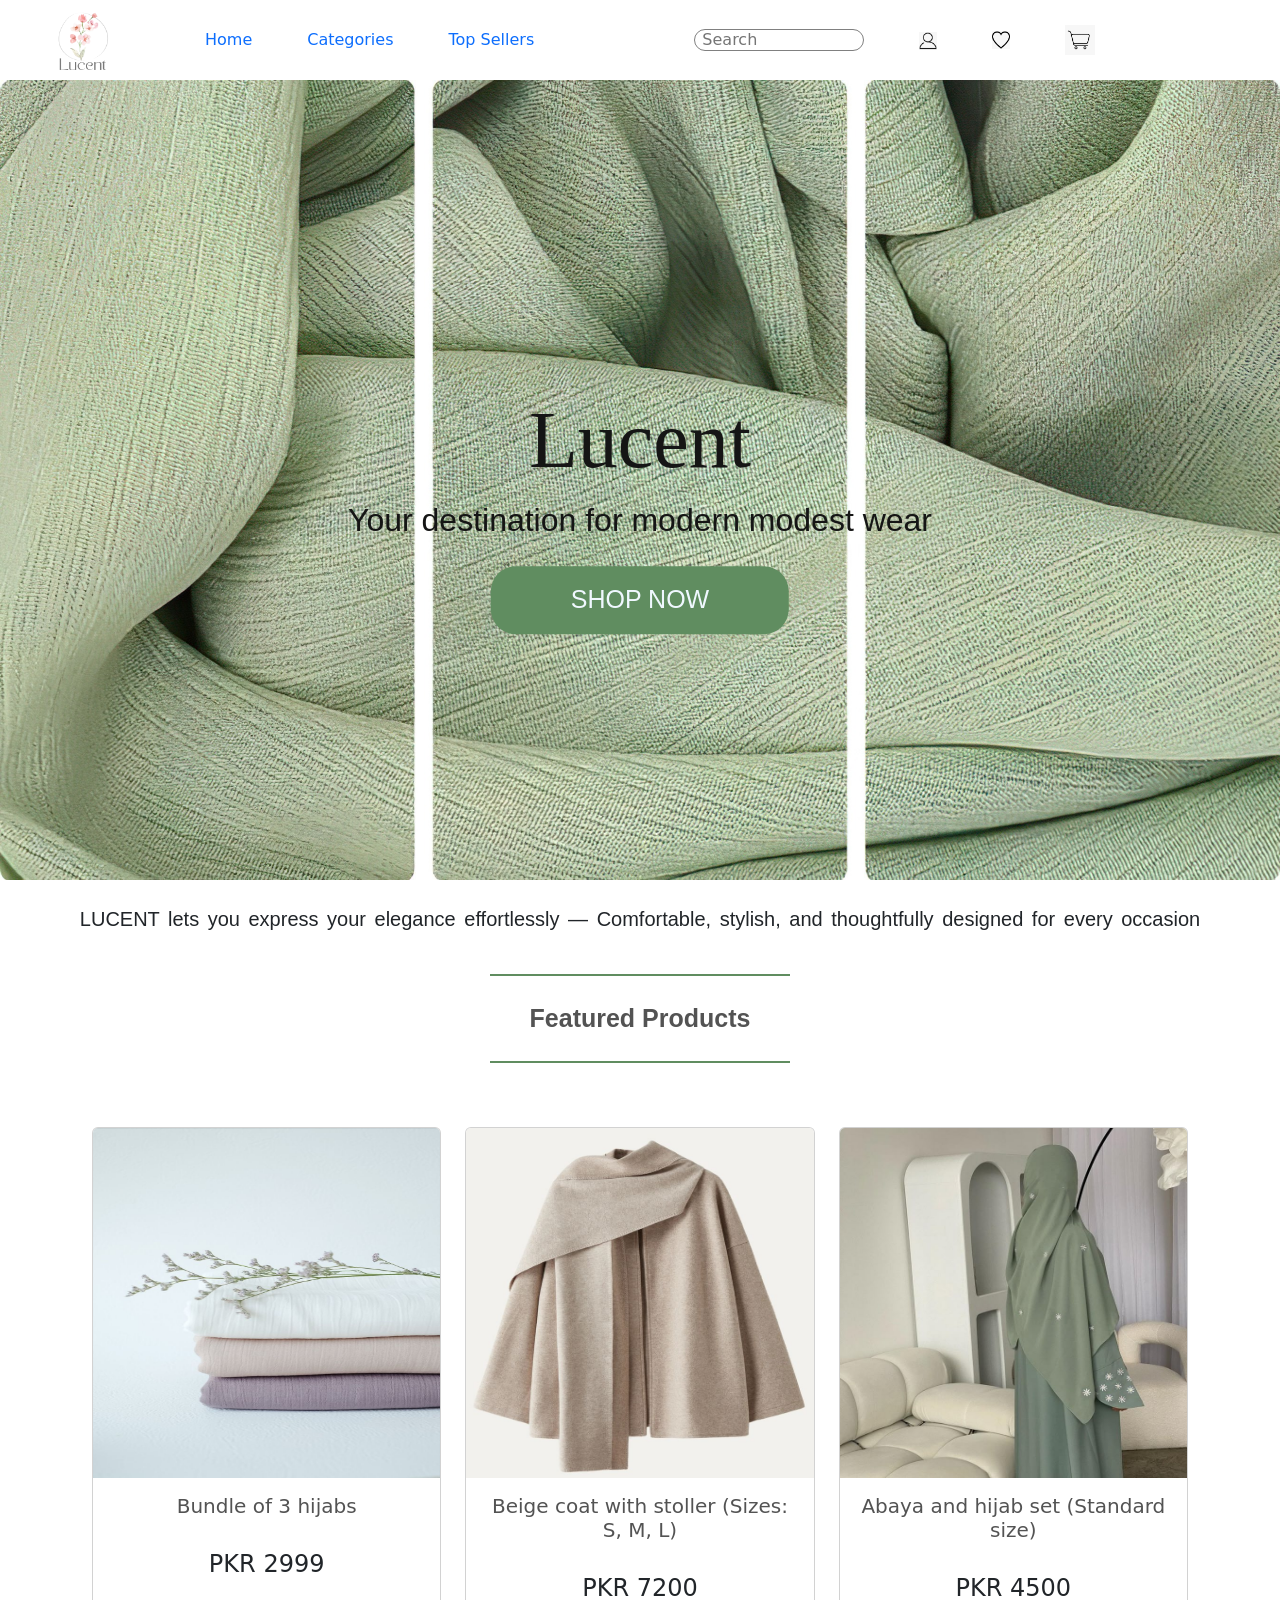
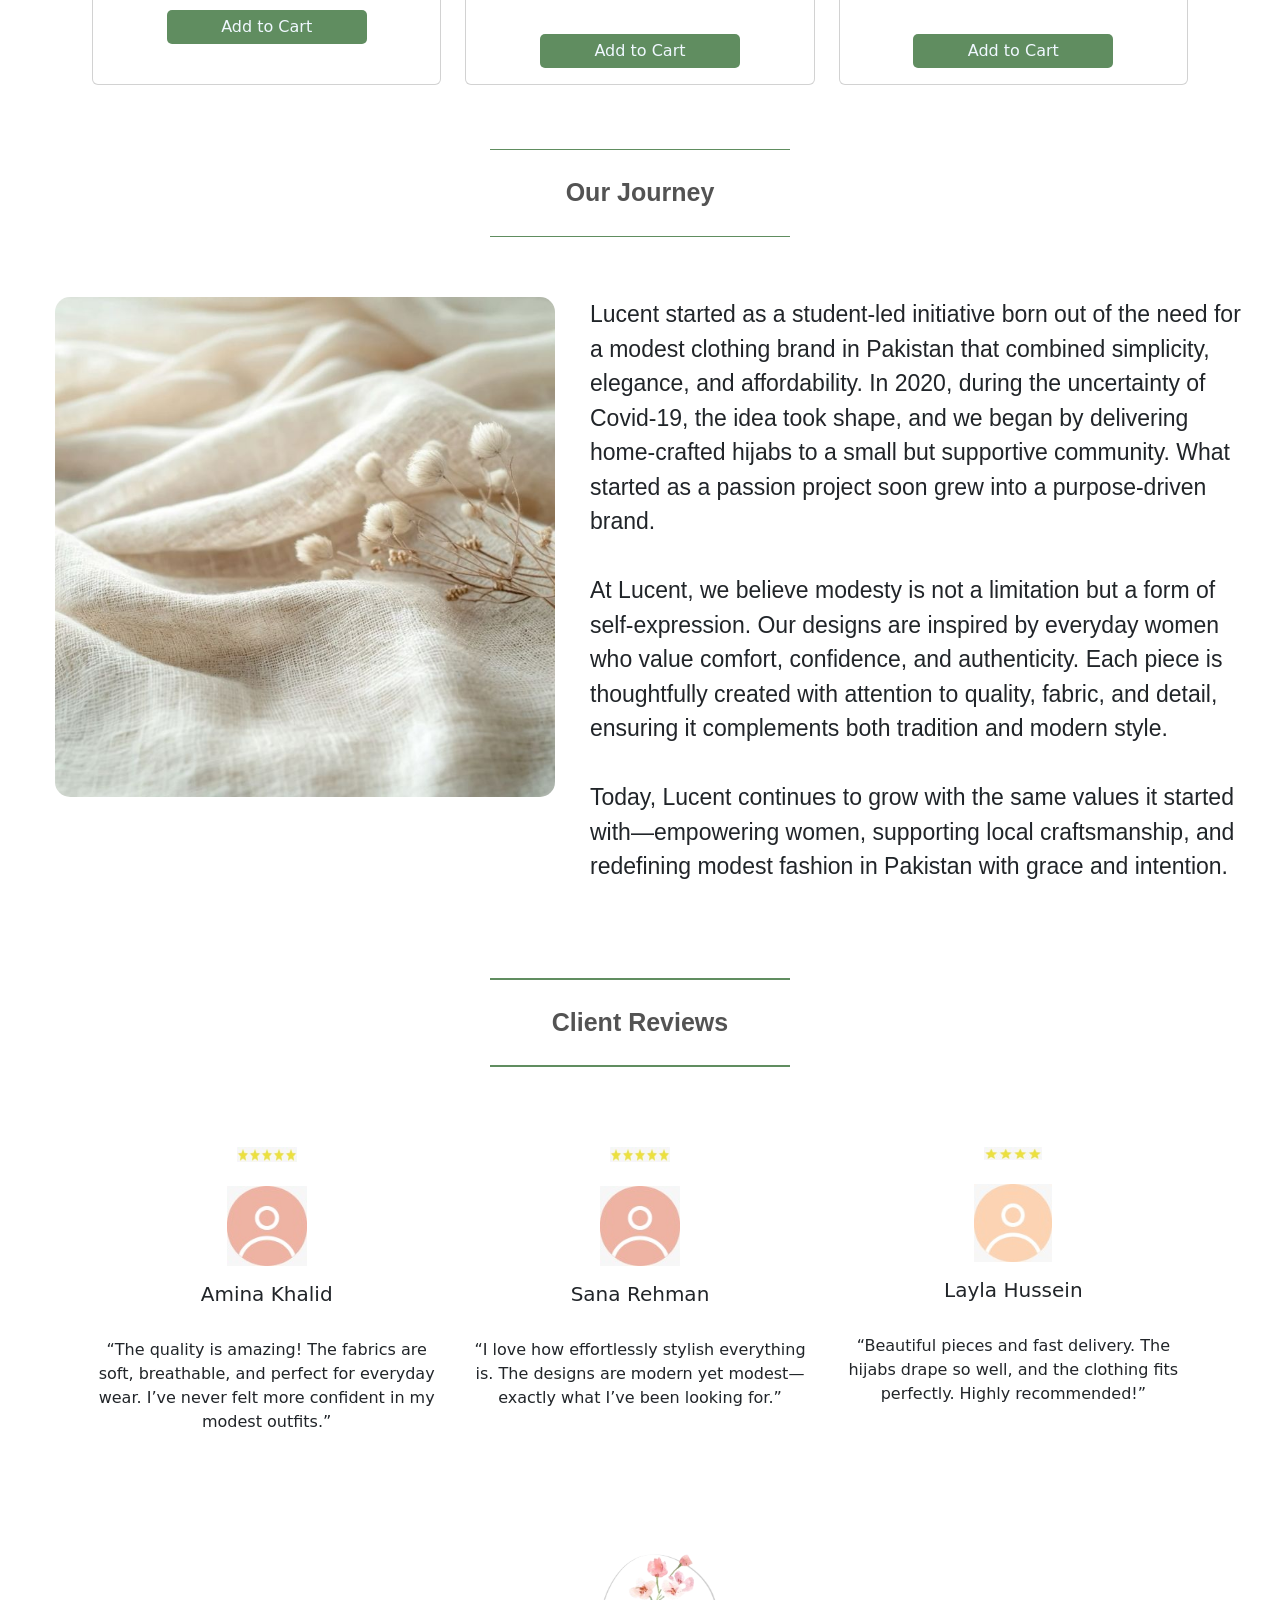
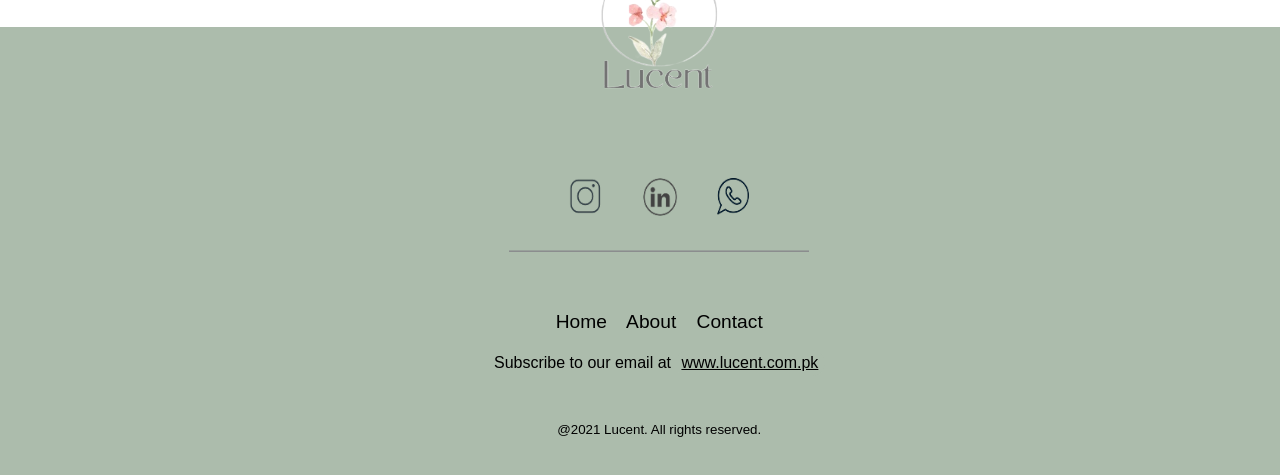
<file: homepage.html>
<!DOCTYPE html>
<html>

    <head>
        <meta name="viewport" content="width=device-width, initial-scale=1">
        <title>Lucent | Home</title>
        <link rel="stylesheet" href="css/homepage.css">
        <link rel="stylesheet" href="https://cdn.jsdelivr.net/npm/bootstrap@5.3.2/dist/css/bootstrap.min.css">
    </head>

    <header>
        <div class="header" >
            <img src="img/logo.jpeg" alt="logo" width="150" height="150">
            <div class="items"><a href="homepage.html">Home</a></div>
            <div class="items"><a href="categories2.html">Categories</a></div>
            <div class="items"><a href="topsellers.html">Top Sellers</a></div>
            <div style="width:50px;"></div>
            <input type="text" class="search_bar" placeholder=" Search">
            <a href="login.html"><img class="logo" src="img/account.jpeg" alt="account icon" width="18" height="18"></a>
            <img class="logo" src="img/favorites.jpeg" alt="favourites" width="18" height="18">
            <a href="cartpage.html"><img class="logo" src="img/cart.jpeg" alt="cart icon" width="30" height="30"></a>
        </div>
    </header>

    <body style="padding-top: 80px;">
        <div class="homepage_img">
            <img src="img/homepage.jpeg" alt="home page picture" width="100%" height="800">
            <div class="centered">Lucent</div>
            <div class="tagline">Your destination for modern modest wear</div>
            <button class="shop_now">SHOP NOW</button>
        </div>

        <br>
        <p class="p">LUCENT lets you express your elegance effortlessly — Comfortable, stylish, and thoughtfully designed for every occasion</p>
        <br>

        <div class="heading">
            <div class="line"></div><br>
            <p class="heading-text"><b>Featured Products</b></p><br>
            <div class="line"></div>
        </div>

        <div class="row row-cols-md-3 g-4" style="margin: 20px; height: 550px; padding: 60px; padding-top: 20px;">
          <div class="col">
            <div class="card h-100">
                <img src="img/hijab-bundle.jpeg" class="card-img-top" alt="img1" height="350px">
                <div class="card-body text-center">
                    <h5 class="card-title" style="text-align: center; color: rgb(83, 83, 83);">Bundle of 3 hijabs</h5><br>
                    <h4 class="card-text" style="text-align: center;">PKR 2999</h4><br>
                    <a href="cartpage.html">
                        <button class="button" >Add to Cart</button>
                    </a>
                </div>
            </div>
          </div>
          <div class="col">
            <div class="card h-100">
                <img src="img/coat.jpeg" class="card-img-top" alt="img2" height="350px">
                <div class="card-body text-center">
                    <h5 class="card-title" style="text-align: center; color: rgb(83, 83, 83);">Beige coat with stoller (Sizes: S, M, L)</h5><br>
                    <h4 class="card-text" style="text-align: center;">PKR 7200</h4><br>
                    <a href="cartpage.html">
                        <button class="button" >Add to Cart</button>
                    </a>
                </div>
            </div>
          </div>
          <div class="col">
            <div class="card h-100">
                <img src="img/abaya&hijab.jpeg" class="card-img-top" alt="img2" height="350px">
                <div class="card-body text-center">
                    <h5 class="card-title" style="text-align: center; color: rgb(83, 83, 83);">Abaya and hijab set (Standard size)</h5><br>
                    <h4 class="card-text" style="text-align: center;">PKR 4500</h4><br>
                    <a href="cartpage.html">
                        <button class="button" >Add to Cart</button>
                    </a>
                </div>
            </div>
          </div>
        </div>
        <br><br><br><br>

        <div class="heading">
            <div class="line"></div><br>
            <p class="heading-text"><b>Our Journey</b></p><br>
            <div class="line"></div>
        </div>

        <div class="journey">
            <img style="border-radius: 15px; margin-left: 30px;" src="img/about-us.jpeg" alt="img4" width="700px" height="500px">
            <div style="text-align: left; font-family: Arial, Helvetica, sans-serif; font-size: 23px; padding-left: 35px;">Lucent started as a student-led initiative born out of the need for a modest clothing brand in Pakistan that combined simplicity, elegance, and affordability. In 2020, during the uncertainty of Covid-19, the idea took shape, and we began by delivering home-crafted hijabs to a small but supportive community. What started as a passion project soon grew into a purpose-driven brand.
<br><br>At Lucent, we believe modesty is not a limitation but a form of self-expression. Our designs are inspired by everyday women who value comfort, confidence, and authenticity. Each piece is thoughtfully created with attention to quality, fabric, and detail, ensuring it complements both tradition and modern style.
<br><br>Today, Lucent continues to grow with the same values it started with—empowering women, supporting local craftsmanship, and redefining modest fashion in Pakistan with grace and intention.<br><br></div>
        </div>

        <div class="heading">
            <div class="line"></div><br>
            <p class="heading-text"><b>Client Reviews</b></p><br>
            <div class="line"></div>
        </div>

        <div style="padding: 60px; padding-left: 60px; padding-right: 60px; margin: 20px;" class="card-group text-center">
            <div style="align-items: center; border: none; border-right: 1px; height: 400px;" class="card">
                <img src="img/5-stars.jpeg" alt="5 stars" width= "60px" height="15px"><br>
                <img src="img/profile1.jpeg" alt="generic avatar" width="80px" height="80px">
                <div class="card-body">
                    <h5 class="card-title">Amina Khalid</h5><br>
                    <p class="card-text">“The quality is amazing! The fabrics are soft, breathable, and perfect for everyday wear. I’ve never felt more confident in my modest outfits.”</p>
                </div>
            </div>
            <div style="align-items: center; border: none; border-right: 1px; height: 400px;" class="card">
                <img src="img/5-stars.jpeg" alt="5 stars" width= "60px" height="15px"><br>
                <img src="img/profile2.jpeg" alt="generic avatar" width="80px" height="80px">
                <div class="card-body">
                    <h5 class="card-title">Sana Rehman</h5><br>
                    <p class="card-text">“I love how effortlessly stylish everything is. The designs are modern yet modest—exactly what I’ve been looking for.”</p>
                </div>
            </div>
            <div style="align-items: center; border: none; border-right: 1px; height: 400px;" class="card">
                <img src="img/4-stars.jpeg" alt="4 stars" width= "58px" height="13px"><br>
                <img src="img/profile3.jpeg" alt="generic avatar" width="78px" height="78px">
                <div class="card-body">
                    <h5 class="card-title">Layla Hussein</h5><br>
                    <p class="card-text">“Beautiful pieces and fast delivery. The hijabs drape so well, and the clothing fits perfectly. Highly recommended!”</p>
                </div>
            </div>
        </div>

        <div class="footer">
            <img class="footer-logo" src="img/logo.jpeg" alt="footer logo" width="350" height="350"><br><br>
            <img class="footer-icons" src="img/icons.png" alt="social media icons" width="180px" height="60">
            <img class="footer-line" src="img/horizontal-line.jpeg" width="300">
            <div style="font-size: larger; word-spacing: 15px;" class="footer-items">Home About Contact</div>
            <div style="top: 75%;" class="footer-items">Subscribe to our email at <button style="text-decoration: underline; border: none; background-color:rgb(172, 188, 172); border-radius: 12px;"> www.lucent.com.pk</button></div>
            <div style="top: 90%; font-size: smaller;" class="footer-items">@2021 Lucent. All rights reserved.</div>
        </div>

    </body>

</html>
</file>
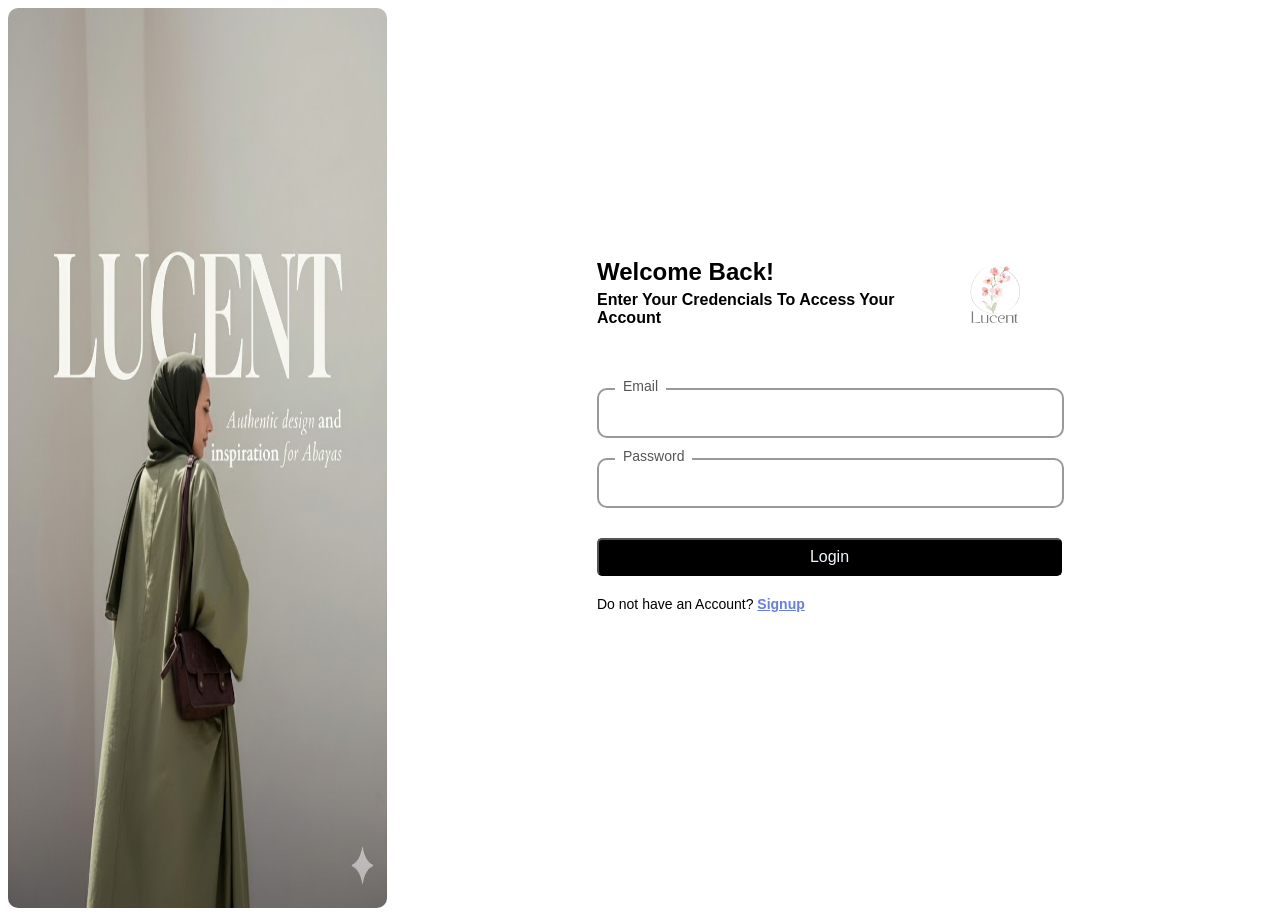
<file: login.html>
<!DOCTYPE html>
<html>
    <header>
        <title>
            LUCENT | Login
        </title>
        <link rel="stylesheet" href="css/login.css">
    </header>
    <body>
        <div class="login-page">
            <div class="image-section">
                <image src="img/cover.jpg" alt="Login Image"></image>
            </div>
            <div class="form-section">
                <div id="logo">
                    <div id="welcome">
                        <h2>
                            Welcome Back!
                        </h2>
                        <h4>
                            Enter Your Credencials To Access Your Account
                        </h4>
                    </div>
                <img src="img/logo.jpeg" alt="logo" width="150" length="100"/>
                </div>

                <form id="login-form">
                    <div class="inputs">
                        <label for="email">Email</label>
                        <input type="email" id="email" name="email" required>
                    </div>

                    <div class="inputs">
                        <label for="password">Password</label>
                        <input type="password" id="password" name="password" required minlength="6">
                    </div>

                    <button type="submit">
                        Login
                    </button>
                </form>
                <div class="login-link">
                    Do not have an Account? <a href="signup.html">Signup</a>
                </div>
            </div>
        </div>
        <script src="javascript/login.js"></script>
    </body>
</html>
</file>
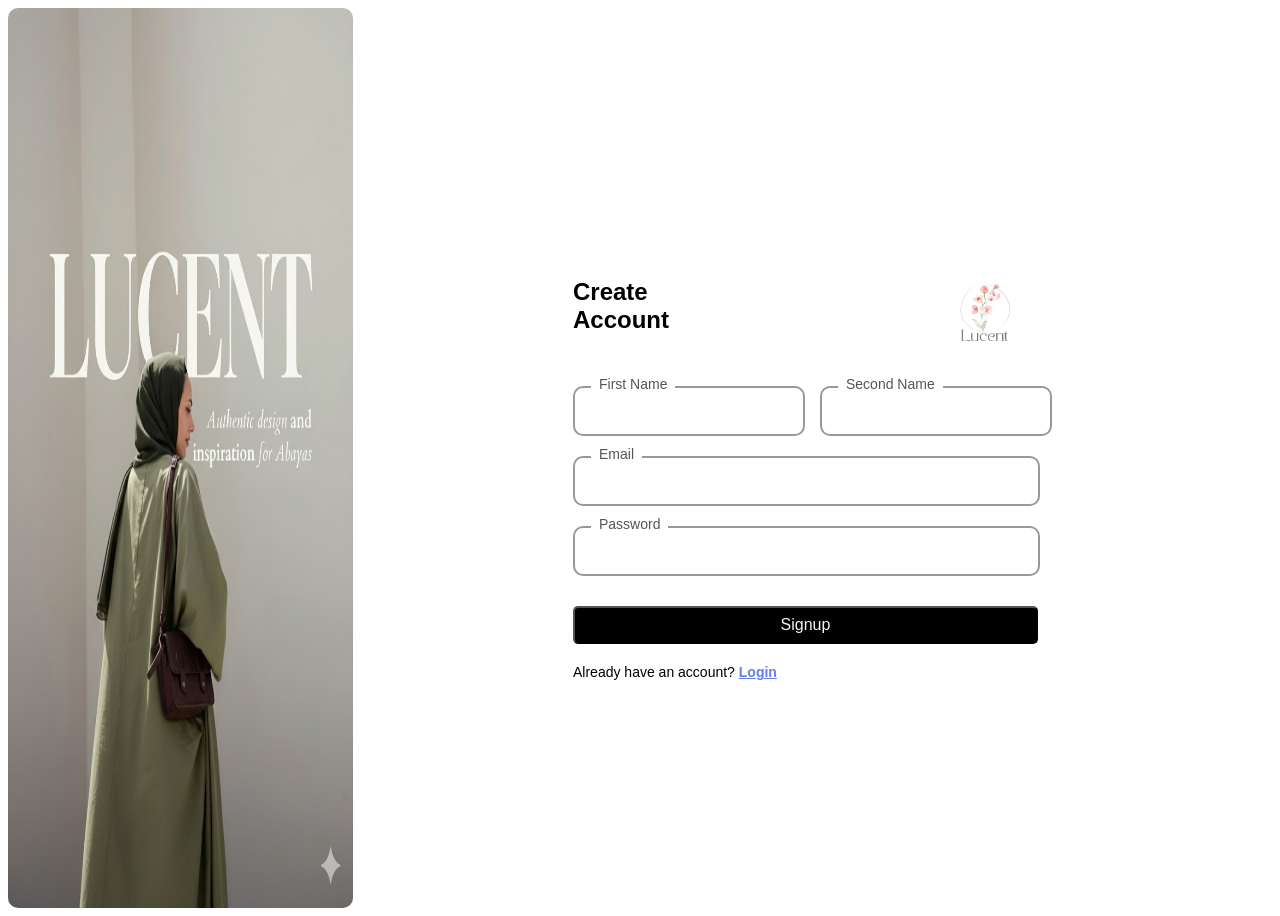
<file: signup.html>
<!DOCTYPE html>
<html>
    <header>
        <title>
            LUCENT | Signup
        </title>
        <link rel="stylesheet" href="css/signup.css">
    </header>
    <body>
        <div class="signup-page">
            <div class="image-section">
                <image src="img/cover.jpg" alt="Signup Image"></image>
            </div>
            <div class="form-section">
                <div id="logo">
                <h2>
                    Create Account
                </h2>
                <img src="img/logo.jpeg" alt="logo" width="150" length="100"/>
                </div>

                    <form id="signup-form">
                        <div class="input-row">
                            <div class="input">
                                <label for="first-name">First Name</label>
                                <input type="text" id="first-name" name="first-name" required>
                            </div>
                            <div class="input">
                                <label for="second-name">Second Name</label>
                                <input type="text" id="second-name" name="second-name" required>
                            </div>
                        </div>
                        
                        <div class="remaining-inputs">
                            <label for="email">Email</label>
                            <input type="email" id="email" name="email" required>
                        </div>
                        <div class="remaining-inputs">
                            <label for="password">Password</label>
                            <input type="password" id="password" name="password" required minlength="6">
                        </div>
                    
                        <button type="submit">
                            Signup
                        </button>
                    </form>

                <div class="login-link">
                    Already have an account? <a href="login.html">Login</a>
                </div>
            </div>
        </div>
        <script src="javascript/signup.js"></script>

    </body>
</html>
</file>
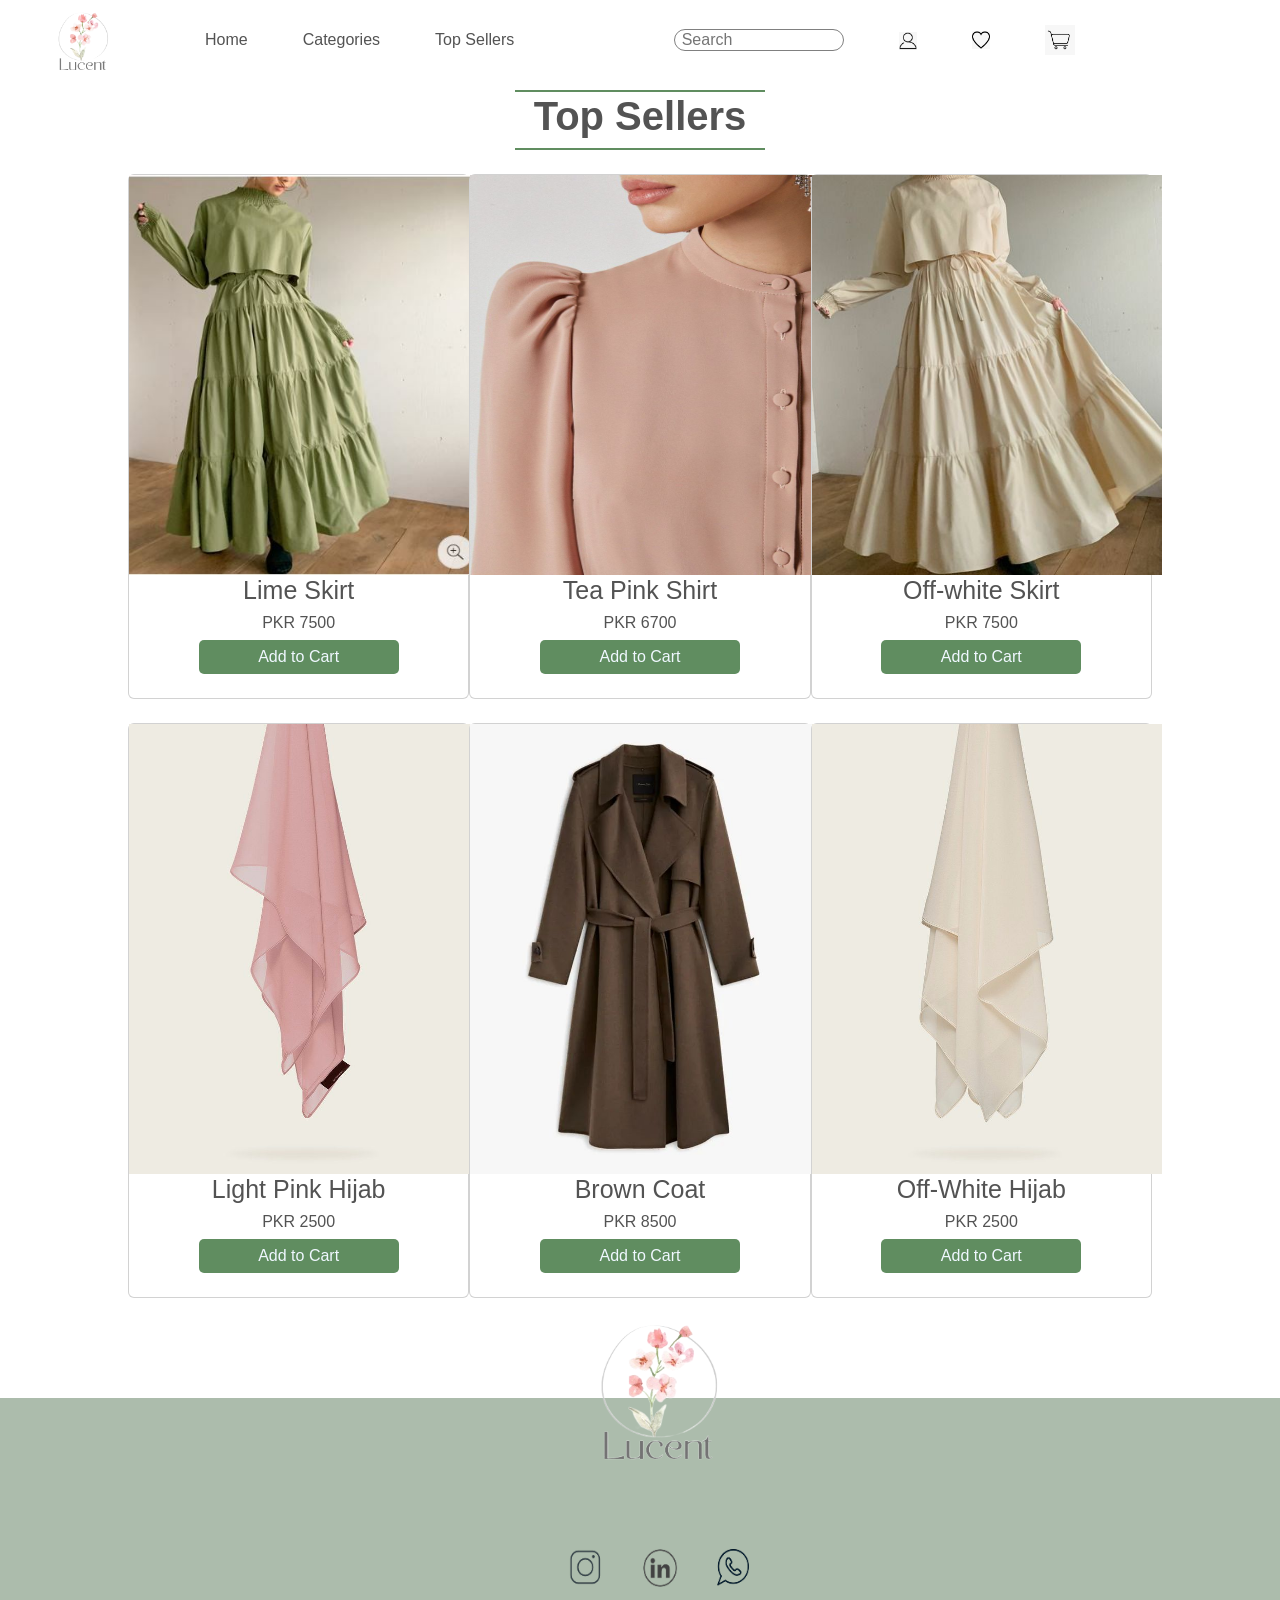
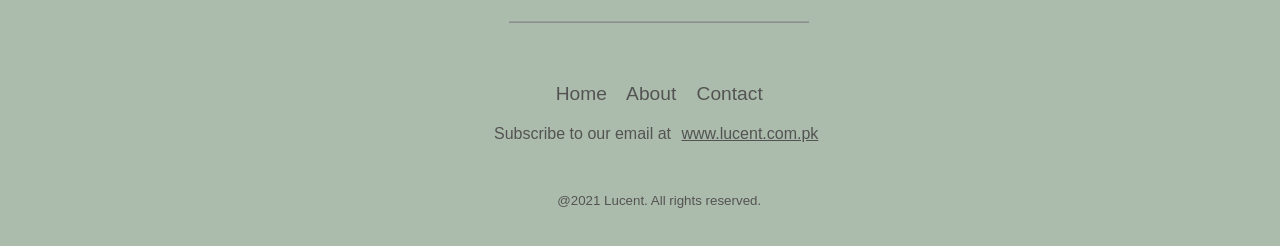
<file: topsellers.html>
<!DOCTYPE html>
<html>

    <head>
        <meta name="viewport" content="width=device-width, initial-scale=1">
        <title> 
            LUCENT | Top Sellers
        </title>
        <link rel="stylesheet" href="https://cdn.jsdelivr.net/npm/bootstrap@5.3.2/dist/css/bootstrap.min.css">
        <link rel="stylesheet" href="css/topsellers.css">
    </head>

    <header>
        <div class="header" >
            <img src="img/logo.jpeg" alt="logo" width="150" height="150">
            <div class="items"><a href="index.html">Home</a></div>
            <div class="items"><a href="categories2.html">Categories</a></div>
            <div class="items"><a href="topsellers.html">Top Sellers</a></div>
            <div style="width:50px;"></div>
            <input type="text" class="search_bar" placeholder=" Search">
            <a href="login.html"><img class="logo" src="img/account.jpeg" alt="account icon" width="18" height="18"></a>
            <img class="logo" src="img/favorites.jpeg" alt="favourites" width="18" height="18">
            <a href="cartpage.html"><img class="logo" src="img/cart.jpeg" alt="cart icon" width="30" height="30"></a>
        </div>
    </header>

    <body>
        <div class="line"></div>  
        <h1><b>Top Sellers</b></h1>
        <div class="line"></div> 
        <br> 
        <div class="r1">
            <div class="card">
                <img src="img/skirt black.jpg" height="400px" width="350px">
                <div class="describtion">
                    <h5>Lime Skirt</h5>
                    <h6>PKR 7500</h6>
                    <a href="cartpage.html">
                        <button class="button" >Add to Cart</button>
                    </a>
                </div>
            </div>
            <div class="card">
                <img src="img/corset white.jpg" height="400px" width="350px">
                <div class="describtion">
                    <h5>Tea Pink Shirt</h5>
                    <h6>PKR 6700</h6>
                    <a href="cartpage.html">
                        <button class="button" >Add to Cart</button>
                    </a>
                </div>
            </div>
            <div class="card">
                <img src="img/maroon.jpg" height="400px" width="350px">
                <div class="describtion">
                    <h5>Off-white Skirt</h5>
                    <h6>PKR 7500</h6>
                    <a href="cartpage.html">
                        <button class="button" >Add to Cart</button>
                    </a><br><br>
                </div>
            </div>
        </div>
        <br>
        <div class="r2">
            <div class="card">
                <img src="img/product_4.jpeg" height="450px" width="350px">
                <div class="describtion">
                    <h5>Light Pink Hijab</h5>
                    <h6>PKR 2500</h6>
                    <a href="cartpage.html">
                        <button class="button" >Add to Cart</button>
                    </a>
                </div>
            </div>
            <div class="card">
                <img src="img/cbrown.jpg" height="450px" width="350px">
                <div class="describtion">
                    <h5>Brown Coat</h5>
                    <h6>PKR 8500</h6>
                    <a href="cartpage.html">
                        <button class="button" >Add to Cart</button>
                    </a>
                </div>
            </div>
            <div class="card">
                <img src="img/hijab white.jpg" height="450px" width="350px">
                <div class="describtion">
                    <h5>Off-White Hijab</h5>
                    <h6>PKR 2500</h6>
                    <a href="cartpage.html">
                        <button class="button" >Add to Cart</button>
                    </a><br><br>
                </div>
            </div>
        </div>
    </div>
    </body>

    <footer>
        <div class="footer">
            <img class="footer-logo" src="img/logo.jpeg" alt="footer logo" width="350" height="350"><br><br>
            <img class="footer-icons" src="img/icons.png" alt="social media icons" width="180px" height="60">
            <img class="footer-line" src="img/horizontal-line.jpeg" width="300">
            <div style="font-size: larger; word-spacing: 15px;" class="footer-items">Home About Contact</div>
            <div style="top: 75%;" class="footer-items">Subscribe to our email at <button style="text-decoration: underline; border: none; background-color:rgb(172, 188, 172); border-radius: 12px;"> www.lucent.com.pk</button></div>
            <div style="top: 90%; font-size: smaller;" class="footer-items">@2021 Lucent. All rights reserved.</div>
        </div>
    </footer>

</html>
</file>
<file: css/index.css>
.header {
    display: flex;
    position: fixed;
    z-index: 1000;
    background-color: white;
    top: 0px;
    margin: 0px;
    width: 100%;
    flex-direction: row;
    flex-wrap: nowrap;
    align-items: center;
    font-size: medium;
    height: 80px;
    gap: 55px;
}

a, a:visited {
    color: inherit;
    text-decoration: none !important; 
}

a:hover {
    cursor: pointer;
    text-decoration: underline;
}

.items:hover {
    cursor: pointer;
    text-decoration: underline;
}

.logo:hover {
    cursor: pointer;
    background-color: rgb(239, 238, 238);
    border-radius: 20%;
    border-color: rgb(239, 238, 238);
}

.search_bar {
    width: 170px;
    height: 22px;
    border-style: ridge;
    border-width: 1px;
    border-color: gray;
    border-radius: 15px;
}

.search_bar:focus {
    outline: auto;
    outline-width: 1px;
    outline-color: gray;
}

.index_img {
    display: flex;
    flex-direction: column;
    position: relative;
    align-items: center;
}

.centered {
    display: block;
    position: absolute;
    color: rgb(21, 21, 21);
    font-size: 80px;
    font-family: kalnia;
    top: 45%;
    left: 50%;
    transform: translate(-50%, -50%);
}

.tagline {
    position: absolute;
    color: rgb(21, 21, 21);
    font-size: 32px;
    font-family: Arial, Helvetica, sans-serif;
    top: 55%;
    left: 50%;
    transform: translate(-50%, -50%);
}

.shop_now {
    position: absolute;
    background-color: rgb(96, 141, 96);
    font-size: 25px;
    padding: 15px 80px;
    font-family: Arial, Helvetica, sans-serif;
    color: aliceblue;
    border: none;
    cursor: pointer;
    border-radius: 25px;
    top: 65%;
    left: 50%;
    transform: translate(-50%, -50%);
}

.shop_now:hover {
    cursor: pointer;
    background-color: rgb(194, 141, 141);
    color: white;
}

.button {
    border: none;
    padding: 5px; 
    width: 200px;
    color: aliceblue; 
    border-radius: 5px;
    background-color: rgb(96, 141, 96);
}

.button:hover {
    cursor: pointer;
    background-color: rgb(194, 141, 141);
    color: white;
}


.p {
    text-align: center;
    font-family: Arial, Helvetica, sans-serif;
    font-size: 20px;
    word-spacing: 3px;
}

.heading {
    width: 100%;
    align-items: center;
    text-align: center;
    margin: auto;
}

.line {
    display: block;
    margin: auto;
    background-color: rgb(96, 141, 96);
    height: 1.5px;
    width: 300px;
}

.heading-text {
    margin: auto;
    color: rgb(83, 83, 83);
    font-family: Arial, Helvetica, sans-serif;
    font-size: 25px;
}

.btn:hover {
    cursor: pointer;
    background-color: white;
    color: black;
}

.journey {
    display: flex;
    flex-direction: row;
    width: 100%;
    padding: 60px;
    padding-left: 25px;
    padding-right: 25px;
}

.card:hover {
    cursor: pointer;
    background-color: rgb(238, 238, 238);
}

.footer {
    position: relative;
    flex-direction: column;
    align-items: center;
    width: 100%;
    height: 100%;
    padding: 200px;
    background-color: rgb(172, 188, 172);
    color: black;
    font-family: Arial, Helvetica, sans-serif;
}

.footer-logo {
    display: flex;
    position: absolute;
    top: -2%;
    left: 50%;
    transform: translate(-50%, -50%);
}

.footer-icons {
    position: absolute;
    top: 38%;
    left: 51.5%;
    transform: translate(-50%, -50%);
}

.footer-items {
    position: absolute;
    text-align: center;
    font-size: medium;
    top: 66%;
    left: 51.5%;
    transform: translate(-50%, -50%);
}

.footer-line {
    position: absolute;
    top: 50%;
    left: 51.5%;
    transform: translate(-50%, -50%);
}
</file>
<file: css/cartpage.css>
.header {
    display: flex;
    position: fixed;
    z-index: 1000;
    background-color: white;
    color: rgb(83, 83, 83);
    top: 0px;
    margin: 0px;
    width: 100%;
    flex-direction: row;
    flex-wrap: nowrap;
    align-items: center;
    font-size: medium;
    font-family: Arial, Helvetica, sans-serif;
    height: 80px;
    gap: 55px;
}

a, a:visited {
    color: inherit;
    text-decoration: none !important; 
}

.items:hover {
    cursor: pointer;
    text-decoration: underline;
}

.logo:hover {
    cursor: pointer;
    background-color: rgb(239, 238, 238);
    border-radius: 20%;
    border-color: rgb(239, 238, 238);
}

.search_bar {
    width: 170px;
    height: 22px;
    border-style: ridge;
    border-width: 1px;
    border-color: gray;
    border-radius: 15px;
}

.search_bar:focus {
    outline: auto;
    outline-width: 1px;
    outline-color: gray;
}

.heading {
    width: 100%;
    justify-content: center;
    align-items: left;
    text-align: left;
    padding: 30px;
}

.line {
    display: block;
    margin-left: 30px;
    background-color: rgb(83, 83, 83);
    height: 0.5px;
    width: 600px;
}

.heading-text {
    margin-left: 30px;
    color: rgb(83, 83, 83);
    font-family: Arial, Helvetica, sans-serif;
    font-size: 25px;
    }

.remove {
    border: none;
    background-color: rgb(255, 226, 231);
    color: black;
}

.remove:hover {
    cursor: pointer;
    background-color: rgb(249, 206, 213);
    color: black;
}

.cart {
    display: flex;
    flex-direction: row;
    width: 100%;
}

.products {
    display: flex;
    flex-direction: column;
    padding-bottom: 80px;
}

.summary {
    display: flex;
    flex-direction: column;
    background-color: rgb(164, 188, 164);
    color: black;
    text-align: left;
    align-items: left;
    font-family: Arial, Helvetica, sans-serif;
    border: none;
    border-radius: 0px;
    margin-left: 80px;
    padding-left: 25px;
    margin-top: 30px;
    padding-top: 30px;
    width: 450px;
    height: 905px;
}

.p {
    text-align: center;
    font-family: Arial, Helvetica, sans-serif;
    font-size: 20px;
    word-spacing: 3px;
}

.dropdown {
  position: relative;
}

.dropbtn {
  background-color: white;
  color: black;
  border-radius: 5px;
  padding: 16px;
  font-size: 16px;
  width: 300px;
  height: 50px;
  border: none;
  cursor: pointer;
}

.dropdown-content {
  display: none;
  position: absolute;
  background-color: #f9f9f9;
  width: 300px;
  border-radius: 5px;
  box-shadow: 0px 8px 16px 0px rgba(0,0,0,0.2);
}

.dropdown-content a {
  color: black;
  padding: 12px 16px;
  text-decoration: none;
  display: block;
}

.dropdown-content a:hover {
  background-color: #f1f1f1
}

.dropdown:hover .dropdown-content {
  display: block;
}

.dropdown:hover .dropbtn {
  background-color: #e5e7e5;
}

.coupon {
    background-color: white;
    color: black;
    border-radius: 5px;
    padding: 16px;
    font-size: 16px;
    width: 300px;
    height: 50px;
    border: none;
}

.button {
    background-color: rgb(42, 41, 41);
    color: white; 
    padding: 3px;
    margin-left: 5px;
    width: 300px;
    height: 50px;
    border-radius: 5px;
    border-style: none;
}

.button:hover {
    background-color: rgb(194, 141, 141);
    color: white;
    outline: none;
    cursor: pointer;
}

.footer {
    position: relative;
    flex-direction: column;
    align-items: center;
    width: 100%;
    height: 100%;
    padding: 200px;
    background-color: rgb(172, 188, 172);
    color: black;
    font-family: Arial, Helvetica, sans-serif;
}

.footer-logo {
    display: flex;
    position: absolute;
    top: -2%;
    left: 50%;
    transform: translate(-50%, -50%);
}

.footer-icons {
    position: absolute;
    top: 38%;
    left: 51.5%;
    transform: translate(-50%, -50%);
}

.footer-items {
    position: absolute;
    text-align: center;
    font-size: medium;
    top: 66%;
    left: 51.5%;
    transform: translate(-50%, -50%);
}

.footer-line {
    position: absolute;
    top: 50%;
    left: 51.5%;
    transform: translate(-50%, -50%);
}
</file>
<file: css/categories2.css>
*{
    font-family: Arial, Helvetica, sans-serif;
    color: rgb(83, 83, 83);
}

.header {
    display: flex;
    position: fixed;
    z-index: 1000;
    background-color: white;
    top: 0px;
    margin: 0px;
    width: 100%;
    flex-direction: row;
    flex-wrap: nowrap;
    align-items: center;
    font-size: medium;
    height: 80px;
    gap: 55px;
}

a, a:visited {
    color: inherit;
    text-decoration: none !important; 
}

a:hover {
    cursor: pointer;
    text-decoration: underline;
}

.items:hover {
    cursor: pointer;
    text-decoration: underline;
}

.logo:hover {
    cursor: pointer;
    background-color: rgb(239, 238, 238);
    border-radius: 20%;
    border-color: rgb(239, 238, 238);
}

.search_bar {
    width: 170px;
    height: 22px;
    border-style: ridge;
    border-width: 1px;
    border-color: gray;
    border-radius: 15px;
}

.search_bar:focus {
    outline: auto;
    outline-width: 1px;
    outline-color: gray;
}

body{
    padding-top: 90px;
}

h1{
    text-align: center;
}

.line {
    display: block;
    margin: auto;
    background-color: rgb(96, 141, 96);
    height: 1.75px;
    width: 250px;
}

.r1, .r2, .r3, .r4, .r5, .r6 {
    display: flex;
    justify-content: space-between;
    margin-left: 10%;
    margin-right: 10%;
    
}

h5 {
    color: rgb(83, 83, 83);
    font-size: 25px;
}

.describtion {
    text-align: center;
    align-content: center;
}

.r2 {
    padding-bottom: 100px;
}

.button {
    border: none;
    padding: 5px; 
    width: 200px;
    color: aliceblue; 
    border-radius: 5px;
    background-color: rgb(96, 141, 96);
}

.button:hover {
    cursor: pointer;
    background-color: rgb(194, 141, 141);
    color: white;
}

.card:hover {
    cursor: pointer;
    background-color: rgb(238, 238, 238);
}

.footer {
    position: relative;
    flex-direction: column;
    align-items: center;
    width: 100%;
    height: 100%;
    padding: 200px;
    background-color: rgb(172, 188, 172);
    color: black;
    font-family: Arial, Helvetica, sans-serif;
}

.footer-logo {
    display: flex;
    position: absolute;
    top: -2%;
    left: 50%;
    transform: translate(-50%, -50%);
}

.footer-icons {
    position: absolute;
    top: 38%;
    left: 51.5%;
    transform: translate(-50%, -50%);
}

.footer-items {
    position: absolute;
    text-align: center;
    font-size: medium;
    top: 66%;
    left: 51.5%;
    transform: translate(-50%, -50%);
}

.footer-line {
    position: absolute;
    top: 50%;
    left: 51.5%;
    transform: translate(-50%, -50%);
}

.box {
  padding-top: 150px;
  margin: auto;
  align-items: center;
  align-content: center;
  text-align: center;
}

.line2 {
    margin: auto;
    height: 2px;
    width: 500px;
    background-color: rgb(126, 157, 133);
    align-items: center;
    align-content: center;
}
.heading {
    font-size: xx-large;
    font-family: Arial, Helvetica, sans-serif;
    color: rgb(83, 83, 83);
    padding-left: 50px;
}
</file>
<file: css/checkout.css>
.header {
    display: flex;
    position: fixed;
    z-index: 1000;
    background-color: white;
    color: rgb(83, 83, 83);
    top: 0px;
    margin: 0px;
    width: 100%;
    flex-direction: row;
    flex-wrap: nowrap;
    align-items: center;
    font-size: medium;
    font-family: Arial, Helvetica, sans-serif;
    height: 80px;
    gap: 55px;
}

a, a:visited {
    color: inherit;
    text-decoration: none !important; 
}

.items:hover {
    cursor: pointer;
    text-decoration: underline;
}

.logo:hover {
    cursor: pointer;
    background-color: rgb(239, 238, 238);
    border-radius: 20%;
    border-color: rgb(239, 238, 238);
}

.search_bar {
    width: 170px;
    height: 22px;
    border-style: ridge;
    border-width: 1px;
    border-color: gray;
    border-radius: 15px;
}

.search_bar:focus {
    outline: auto;
    outline-width: 1px;
    outline-color: gray;
}

.heading {
    width: 100%;
    align-items: center;
    text-align: center;
    margin: auto;
}

.line {
    display: block;
    margin: auto;
    background-color: rgb(96, 141, 96);
    height: 1.5px;
    width: 300px;
}

.heading-text {
    margin: auto;
    color: rgb(83, 83, 83);
    font-family: Arial, Helvetica, sans-serif;
    font-size: 25px;
}

.box {
    display: flex;
    flex-direction: column;
    margin-right : 100px;
    margin-left: 100px;
    padding-right: 275px;
    padding-left: 275px;
    
}    

.labels {
    font-family: Arial, Helvetica, sans-serif;
    display: flex;
    flex-direction: column;
    align-items: left;
    color: rgb(83, 83, 83);
}

.input {
    align-items: center;
    border-radius: 12px;
    border-width: 0.5px;
    border-color: rgb(96, 141, 96);
    width: 500px;
    height: 50px;
    background-color: rgb(255, 244, 246);
    outline-width: 1px;
    outline-color: gray;
    margin-bottom: 10px;
    margin-top: -20px;
}

.box {
    display: flex;
    justify-content: center;
    align-items: center;
    min-height: 100vh;
    margin: 0;
}

.button {
    position: relative;
    z-index: 100;
    background-color: rgba(96, 141, 96, 0.575);
    color: white; 
    padding: 3px;
    width: 300px;
    height: 50px;
    border-style: none;
    border-radius: 12px;
    align-content: space-between;
    display: block;
}

.button:hover {
    background-color:rgb(194, 141, 141) ;
    color: white;
    outline: none;
    cursor: pointer;
}

.footer {
    position: relative;
    flex-direction: column;
    align-items: center;
    width: 100%;
    height: 100%;
    padding: 200px;
    background-color: rgb(172, 188, 172);
    color: black;
    font-family: Arial, Helvetica, sans-serif;
}

.footer-logo {
    display: flex;
    position: absolute;
    top: -2%;
    left: 50%;
    transform: translate(-50%, -50%);
}

.footer-icons {
    position: absolute;
    top: 38%;
    left: 51.5%;
    transform: translate(-50%, -50%);
}

.footer-items {
    position: absolute;
    text-align: center;
    font-size: medium;
    top: 66%;
    left: 51.5%;
    transform: translate(-50%, -50%);
}

.footer-line {
    position: absolute;
    top: 50%;
    left: 51.5%;
    transform: translate(-50%, -50%);
}
</file>
<file: css/homepage.css>
.header {
    display: flex;
    position: fixed;
    z-index: 1000;
    background-color: white;
    top: 0px;
    margin: 0px;
    width: 100%;
    flex-direction: row;
    flex-wrap: nowrap;
    align-items: center;
    font-size: medium;
    height: 80px;
    gap: 55px;
}

a, a:visited {
    color: inherit;
    text-decoration: none !important; 
}

a:hover {
    cursor: pointer;
    text-decoration: underline;
}

.items:hover {
    cursor: pointer;
    text-decoration: underline;
}

.logo:hover {
    cursor: pointer;
    background-color: rgb(239, 238, 238);
    border-radius: 20%;
    border-color: rgb(239, 238, 238);
}

.search_bar {
    width: 170px;
    height: 22px;
    border-style: ridge;
    border-width: 1px;
    border-color: gray;
    border-radius: 15px;
}

.search_bar:focus {
    outline: auto;
    outline-width: 1px;
    outline-color: gray;
}

.homepage_img {
    display: flex;
    flex-direction: column;
    position: relative;
    align-items: center;
}

.centered {
    display: block;
    position: absolute;
    color: rgb(21, 21, 21);
    font-size: 80px;
    font-family: kalnia;
    top: 45%;
    left: 50%;
    transform: translate(-50%, -50%);
}

.tagline {
    position: absolute;
    color: rgb(21, 21, 21);
    font-size: 32px;
    font-family: Arial, Helvetica, sans-serif;
    top: 55%;
    left: 50%;
    transform: translate(-50%, -50%);
}

.shop_now {
    position: absolute;
    background-color: rgb(96, 141, 96);
    font-size: 25px;
    padding: 15px 80px;
    font-family: Arial, Helvetica, sans-serif;
    color: aliceblue;
    border: none;
    cursor: pointer;
    border-radius: 25px;
    top: 65%;
    left: 50%;
    transform: translate(-50%, -50%);
}

.shop_now:hover {
    cursor: pointer;
    background-color: rgb(194, 141, 141);
    color: white;
}

.button {
    border: none;
    padding: 5px; 
    width: 200px;
    color: aliceblue; 
    border-radius: 5px;
    background-color: rgb(96, 141, 96);
}

.button:hover {
    cursor: pointer;
    background-color: rgb(194, 141, 141);
    color: white;
}


.p {
    text-align: center;
    font-family: Arial, Helvetica, sans-serif;
    font-size: 20px;
    word-spacing: 3px;
}

.heading {
    width: 100%;
    align-items: center;
    text-align: center;
    margin: auto;
}

.line {
    display: block;
    margin: auto;
    background-color: rgb(96, 141, 96);
    height: 1.5px;
    width: 300px;
}

.heading-text {
    margin: auto;
    color: rgb(83, 83, 83);
    font-family: Arial, Helvetica, sans-serif;
    font-size: 25px;
}

.btn:hover {
    cursor: pointer;
    background-color: white;
    color: black;
}

.journey {
    display: flex;
    flex-direction: row;
    width: 100%;
    padding: 60px;
    padding-left: 25px;
    padding-right: 25px;
}

.card:hover {
    cursor: pointer;
    background-color: rgb(238, 238, 238);
}

.footer {
    position: relative;
    flex-direction: column;
    align-items: center;
    width: 100%;
    height: 100%;
    padding: 200px;
    background-color: rgb(172, 188, 172);
    color: black;
    font-family: Arial, Helvetica, sans-serif;
}

.footer-logo {
    display: flex;
    position: absolute;
    top: -2%;
    left: 50%;
    transform: translate(-50%, -50%);
}

.footer-icons {
    position: absolute;
    top: 38%;
    left: 51.5%;
    transform: translate(-50%, -50%);
}

.footer-items {
    position: absolute;
    text-align: center;
    font-size: medium;
    top: 66%;
    left: 51.5%;
    transform: translate(-50%, -50%);
}

.footer-line {
    position: absolute;
    top: 50%;
    left: 51.5%;
    transform: translate(-50%, -50%);
}
</file>
<file: css/login.css>
body{
    font-family: Arial, Helvetica, sans-serif;
    display: flex;
    height: 100vh;
}

.login-page{
    display: flex;
    width: 100%;
}


.image-section {
    align-items: left;
}

.image-section img{
    flex: 1;
    border-radius: 10px;
    width: 100%;
    height: 100%;
}

#welcome {
    display: flex;
    flex-direction: column;
    position: relative;
}

h2 {
    margin-bottom: 30px;
}

h4 {
    margin-top: -25px;
}

#logo {
    display: flex;
    justify-content: space-between;
    align-items: center;
}

.form-section{
    padding: 210px;
    display: flex;
    flex-direction: column;
    justify-content: right;
}

.inputs {
  position: relative;
  margin: 20px 0;
  width: 300px;
}

.inputs input {
  padding: 14px;
  border: 2px solid #999;
  border-radius: 10px;
  font-size: 16px;
  width: 435px;
  outline: none;
}

.inputs label {
  position: absolute;
  top: -10px;
  left: 18px;
  background: white;
  padding: 0 8px;
  font-size: 14px;
  color: #555;
}

button {
    padding: 8px;
    background-color: black;
    width: 465px;
    color: aliceblue;
    border-radius: 5px;
    font-size: 16px;
    margin-top: 10px;
}

button:hover {
    transform: translateY(-2px);
}

.login-link {
    margin-top: 20px;
    font-size: 14px;
}

.login-link a {
    font-weight: bold;
    color: #667eea;
}

.login-link a:hover {
    text-decoration: underline;
}
</file>
<file: css/signup.css>
body{
    font-family: Arial, Helvetica, sans-serif;
    display: flex;
    height: 100vh;
}

.signup-page{
    display: flex;
    width: 100%;
}


.image-section{
    align-items: left;
}

.image-section img {
    flex: 1;
    border-radius: 10px;
    width: 100%;
    height: 100%;
}

#logo {
    display: flex;
    justify-content: space-between;
    gap: 180px;
    align-items: center;
}

.form-section{
    padding: 220px;
    display: flex;
    flex-direction: column;
    justify-content: center;
}

h2 {
    margin-bottom: 30px;
}

.remaining-inputs {
  position: relative;
  margin: 20px 0;
  width: 300px;
}

.remaining-inputs input,
.input-row input {
  padding: 14px;
  border: 2px solid #999;
  border-radius: 10px;
  font-size: 16px;
  outline: none;
}

.remaining-inputs label,
.input-row label {
  position: absolute;
  top: -10px;
  left: 18px;
  background: white;
  padding: 0 8px;
  font-size: 14px;
  color: #555;
}

.input-row {
    flex: 1;
}

.remaining-inputs input{
    width: 435px;
}

.input-row{
    display: flex;
    gap: 15px;
    margin-bottom: 20px;
}

.input {
    position: relative;
}

button {
    padding: 8px;
    background-color: black;
    width: 465px;
    color: aliceblue;
    border-radius: 5px;
    font-size: 16px;
    margin-top: 10px;
}

button:hover {
    transform: translateY(-2px);
}

.login-link {
    margin-top: 20px;
    font-size: 14px;
}

.login-link a {
    font-weight: bold;
    color: #667eea;
}

.login-link a:hover {
    text-decoration: underline;
}
</file>
<file: css/topsellers.css>
*{
    font-family: Arial, Helvetica, sans-serif;
    color: rgb(83, 83, 83);
}

.header {
    display: flex;
    position: fixed;
    z-index: 1000;
    background-color: white;
    top: 0px;
    margin: 0px;
    width: 100%;
    flex-direction: row;
    flex-wrap: nowrap;
    align-items: center;
    font-size: medium;
    height: 80px;
    gap: 55px;
}

a, a:visited {
    color: inherit;
    text-decoration: none !important; 
}

a:hover {
    cursor: pointer;
    text-decoration: underline;
}

.items:hover {
    cursor: pointer;
    text-decoration: underline;
}

.logo:hover {
    cursor: pointer;
    background-color: rgb(239, 238, 238);
    border-radius: 20%;
    border-color: rgb(239, 238, 238);
}

.search_bar {
    width: 170px;
    height: 22px;
    border-style: ridge;
    border-width: 1px;
    border-color: gray;
    border-radius: 15px;
}

.search_bar:focus {
    outline: auto;
    outline-width: 1px;
    outline-color: gray;
}

body{
    padding-top: 90px;
}

h1 {
    text-align: center;
}

.line {
    display: block;
    margin: auto;
    background-color: rgb(96, 141, 96);
    height: 1.75px;
    width: 250px;
}

.r1, .r2 {
    display: flex;
    justify-content: space-between;
    margin-left: 10%;
    margin-right: 10%;
}

h5 {
    color: rgb(83, 83, 83);
    font-size: 25px;
}

.describtion {
    text-align: center;
    align-content: center;
}

.r2 {
    padding-bottom: 100px;
}

.button {
    border: none;
    padding: 5px; 
    width: 200px;
    color: aliceblue; 
    border-radius: 5px;
    background-color: rgb(96, 141, 96);
}

.button:hover {
    cursor: pointer;
    background-color: rgb(194, 141, 141);
    color: white;
}

.card:hover {
    cursor: pointer;
    background-color: rgb(238, 238, 238);
}

.footer {
    position: relative;
    flex-direction: column;
    align-items: center;
    width: 100%;
    height: 100%;
    padding: 200px;
    background-color: rgb(172, 188, 172);
    color: black;
    font-family: Arial, Helvetica, sans-serif;
}

.footer-logo {
    display: flex;
    position: absolute;
    top: -2%;
    left: 50%;
    transform: translate(-50%, -50%);
}

.footer-icons {
    position: absolute;
    top: 38%;
    left: 51.5%;
    transform: translate(-50%, -50%);
}

.footer-items {
    position: absolute;
    text-align: center;
    font-size: medium;
    top: 66%;
    left: 51.5%;
    transform: translate(-50%, -50%);
}

.footer-line {
    position: absolute;
    top: 50%;
    left: 51.5%;
    transform: translate(-50%, -50%);
}
</file>
